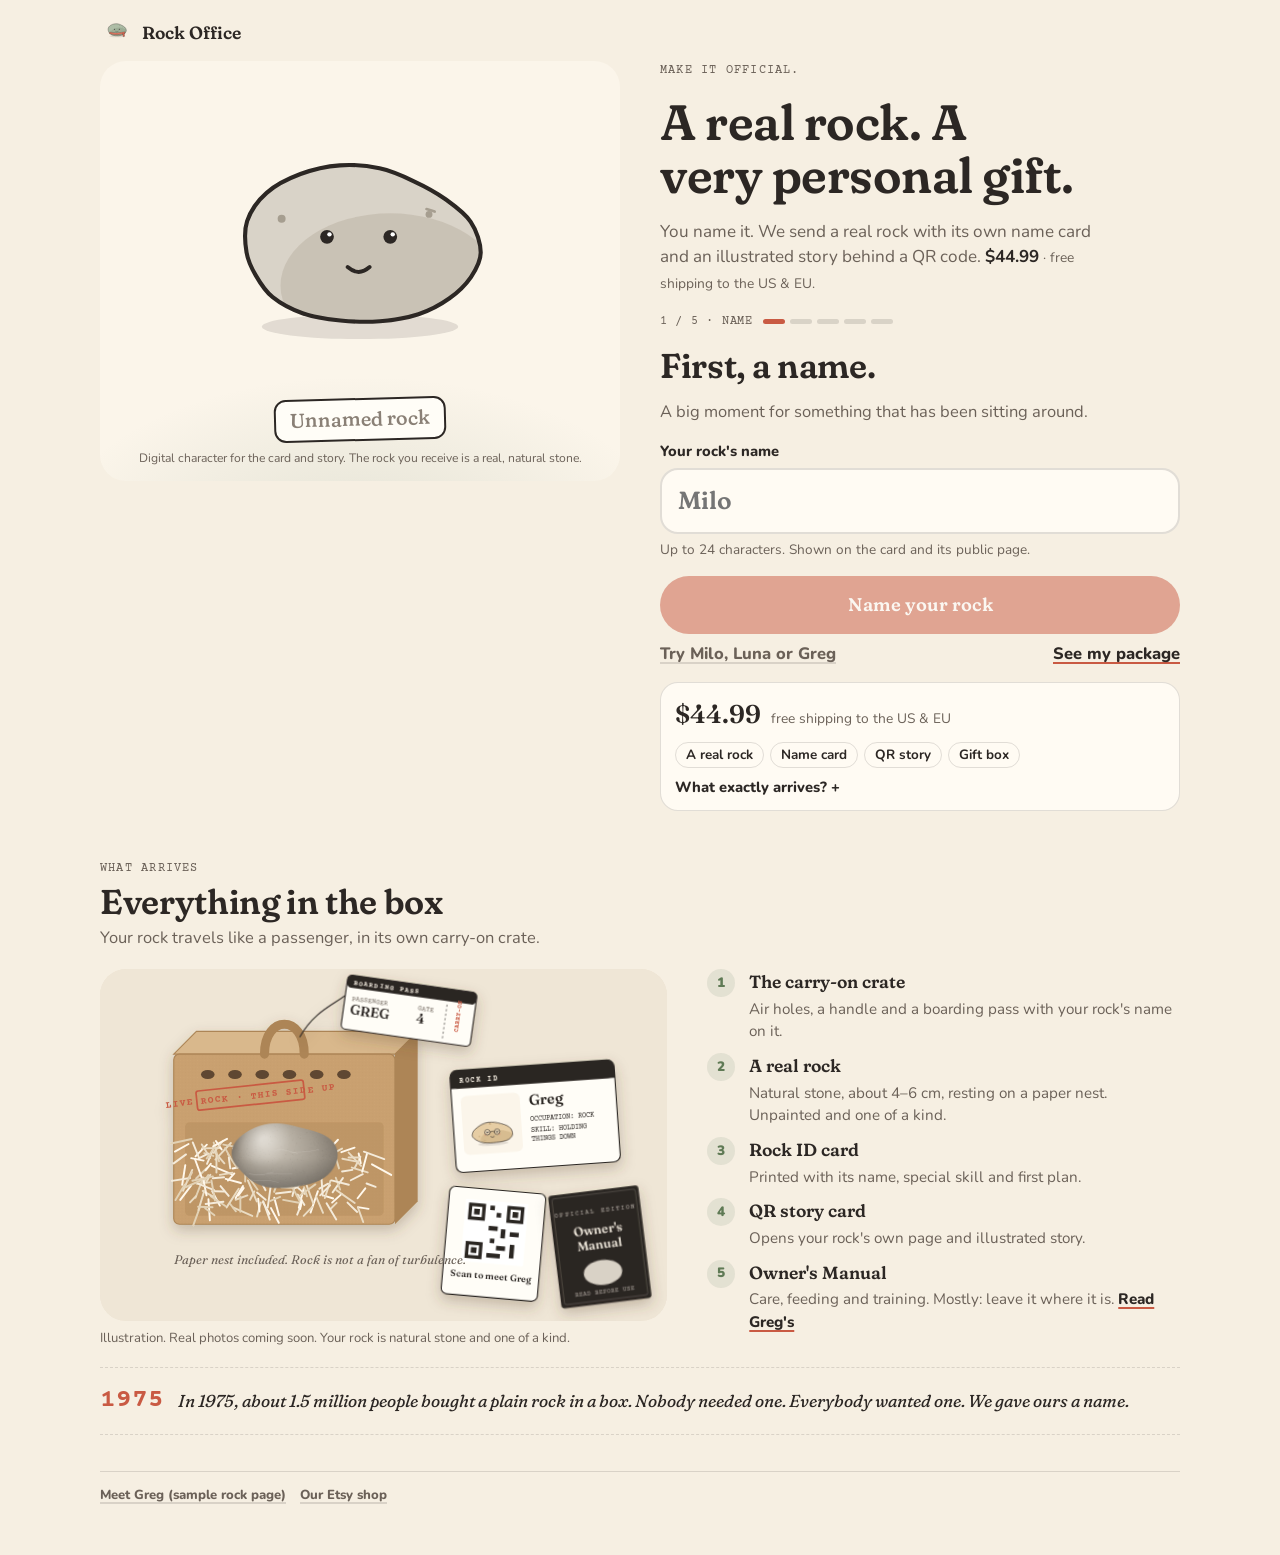
<file: index.html>
<!doctype html>
<html lang="en">
<head>
<meta charset="utf-8">
<meta name="viewport" content="width=device-width, initial-scale=1, viewport-fit=cover">
<title>Rock Office</title>
<meta name="description" content="A real rock. A very personal gift. Name your rock, give it a job, and we send it with its own name card and illustrated story.">
<link rel="preconnect" href="https://fonts.googleapis.com">
<link rel="preconnect" href="https://fonts.gstatic.com" crossorigin>
<link rel="stylesheet" href="https://fonts.googleapis.com/css2?family=Fraunces:opsz,wght,SOFT@9..144,500..700,100&family=Nunito:wght@400;600;700;800&family=Courier+Prime:wght@400;700&display=swap">
<link rel="stylesheet" href="style.css?v=2">

<style>
.arrives-sec{margin-top:48px;display:grid;gap:18px}
.arrives-head{display:grid;gap:6px;max-width:560px}
.crate-fig{margin:0;display:grid;gap:8px}
.crate-art{background:#EFE6D6;border-radius:var(--r-lg);overflow:hidden}
.crate-art > svg{display:block;width:100%;height:auto}
.crate-fig figcaption{font-size:.82rem;color:var(--ink-soft)}
.witb-list{list-style:none;margin:0;padding:0;display:grid;gap:10px;counter-reset:w}
.witb-list li{display:grid;grid-template-columns:30px 1fr;gap:2px 12px;counter-increment:w}
.witb-list li::before{content:counter(w);grid-row:span 2;width:28px;height:28px;border-radius:50%;background:var(--sage-soft);color:var(--ok);display:grid;place-items:center;font-weight:900;font-size:.85rem}
.witb-list b{font-family:var(--f-display);font-weight:600;font-size:1.1rem;font-variation-settings:"SOFT" 100}
.witb-list span{color:var(--ink-soft);font-size:.95rem}
.since75{display:grid;grid-template-columns:auto 1fr;gap:14px;align-items:center;border-top:1.5px dashed var(--line);border-bottom:1.5px dashed var(--line);padding:14px 0}
.since75 .m{font-family:var(--f-mono);font-weight:700;font-size:1.6rem;color:var(--coral)}
.since75 p{font-family:var(--f-display);font-style:italic;font-size:1.08rem;font-variation-settings:"SOFT" 100}
@media (min-width:900px){ .arrives-sec{grid-template-columns:1.2fr 1fr;align-items:start;column-gap:40px} .arrives-head,.since75{grid-column:1/-1} }
</style>
</head>
<body>

<div class="shell">
  <header class="top">
    <button class="brand" id="brand" type="button" aria-label="Rock Office home"><span id="brandIcon"></span><span id="brandName">Rock Office</span></button>
    <span class="flag" id="flag"><span class="long">Preview · shop opening soon</span><span class="short">Preview</span></span>
  </header>
  <div class="layout" id="layout">
    <div class="stage-col" id="stageCol">
      <div class="stage">
        <div class="stage-art" id="stageArt"></div>
        <div class="tagline"><span class="nametag" id="nameTag">Unnamed rock</span></div>
        <p class="preview-note" id="stageNote">Digital character for the card and story. The rock you receive is a real, natural stone.</p>
      </div>
    </div>
    <main class="panel" id="panel" aria-live="off"></main>
  </div>

  <section class="arrives-sec" id="whats-in-the-box" aria-labelledby="witbH">
    <div class="arrives-head">
      <span class="eyebrow">What arrives</span>
      <h2 id="witbH">Everything in the box</h2>
      <p class="muted">Your rock travels like a passenger, in its own carry-on crate.</p>
    </div>
    <figure class="crate-fig"><div id="crateArt" class="crate-art"></div>
      <figcaption>Illustration. Real photos coming soon. Your rock is natural stone and one of a kind.</figcaption></figure>
    <ol class="witb-list">
      <li><b>The carry-on crate</b><span>Air holes, a handle and a boarding pass with your rock's name on it.</span></li>
      <li><b>A real rock</b><span>Natural stone, about 4–6 cm, resting on a paper nest. Unpainted and one of a kind.</span></li>
      <li><b>Rock ID card</b><span>Printed with its name, special skill and first plan.</span></li>
      <li><b>QR story card</b><span>Opens your rock's own page and illustrated story.</span></li>
      <li><b>Owner's Manual</b><span>Care, feeding and training. Mostly: leave it where it is. <a class="link" id="manualLink" href="manual.html#n=Greg&amp;s=paper&amp;p=nothing&amp;v=1">Read Greg's</a></span></li>
    </ol>
    <aside class="since75"><span class="m">1975</span><p>In 1975, about 1.5 million people bought a plain rock in a box. Nobody needed one. Everybody wanted one. We gave ours a name.</p></aside>
  </section>
  <footer class="footer" id="foot">
    <a class="link quiet" href="rock.html#n=Greg&amp;s=paper&amp;p=nothing&amp;v=1">Meet Greg (sample rock page)</a>
    <span id="footShop"></span>
  </footer>
</div>
<p class="sr" id="announce" aria-live="polite"></p>
<div id="layer"></div>

<script src="config.js?v=2"></script>
<script src="rock.js?v=2"></script>
<script>
(function(){
"use strict";
/* ---------- settings (sample values until real business info arrives) ---------- */
const CFG = Object.assign({brand:"Rock Office", checkoutUrl:"", checkoutName:"Etsy", price:24, currency:"EUR", priceIsFinal:false, prepDays:"2–3"}, window.ROCK_CONFIG || {});
const SETTINGS = {price:CFG.price, currency:CFG.currency};
const money = v => new Intl.NumberFormat("en-US", {style:"currency", currency:SETTINGS.currency}).format(v);

/* ---------- content catalog ---------- */
const STEPS = ["name","skills","together","recipient","package"];
const STEP_LABEL = {name:"Name", skills:"Skills", together:"Together", recipient:"Recipient", package:"Package"};

/* ---------- names ---------- */
const SEG = (typeof Intl !== "undefined" && Intl.Segmenter) ? new Intl.Segmenter(undefined, {granularity:"grapheme"}) : null;
const graphemes = s => SEG ? Array.from(SEG.segment(s), x => x.segment) : Array.from(s);
const MAX_NAME = 24, MAX_NOTE = 120;
const displayName = s => String(s || "").normalize("NFC").trim().replace(/\s+/g, " ");
const nameValid = s => { const d = displayName(s); return d.length > 0 && graphemes(d).length <= MAX_NAME && /[\p{L}\p{N}\p{Extended_Pictographic}]/u.test(d); };
const needsReview = s => /\d|@|https?:|www\.|\.com/i.test(s);
const esc = s => String(s).replace(/[&<>"']/g, c => ({"&":"&amp;","<":"&lt;",">":"&gt;",'"':"&quot;","'":"&#39;"}[c]));

/* ---------- draft state ---------- */
const KEY = "rock-office-draft-live-v1";
const blank = () => ({step:"name", name:"", appearance:null, skill:null, plan:null, recipient:"friend", note:"", country:"", f:{fullName:"",addr:"",city:"",zip:"",email:"",phone:""}, order:null, view:"journey", flash:"", met:false});
let S = blank();
try { const raw = JSON.parse(localStorage.getItem(KEY) || "null"); if (raw && typeof raw === "object") S = Object.assign(blank(), raw, {f:Object.assign(blank().f, raw.f || {})}); } catch(e) {}
const save = () => { try { localStorage.setItem(KEY, JSON.stringify(S)); } catch(e) {} };
const N = () => esc(displayName(S.name) || "your rock");
const Nc = () => esc(displayName(S.name) || "Your rock");
const appearanceNow = () => deriveAppearance(displayName(S.name));
const reduced = () => matchMedia("(prefers-reduced-motion: reduce)").matches;


/* ---------- stage ---------- */
const stageArt = document.getElementById("stageArt"), nameTag = document.getElementById("nameTag"), panel = document.getElementById("panel"), layer = document.getElementById("layer");
let lastKey = "";
function stageScenes(){
  const sc = [], idx = STEPS.indexOf(S.step);
  if (S.view !== "journey") return sc;
  if (idx >= 1 && S.skill) sc.push(SKILLS[S.skill].scene);
  if (idx >= 2 && S.plan) sc.push(PLANS[S.plan].scene);
  return sc;
}
function paintStage(anim){
  let a, label;
  if (S.view === "done" && S.order){ a = S.order.app; label = S.order.name; }
  else { a = S.step === "name" ? appearanceNow() : (S.appearance || appearanceNow()); label = displayName(S.name); }
  const scenes = S.view === "done" && S.order ? [S.order.plan && PLANS[S.order.plan].scene, S.order.skill && SKILLS[S.order.skill].scene].filter(Boolean) : stageScenes();
  const key = JSON.stringify([a, scenes]);
  if (key !== lastKey){
    lastKey = key;
    stageArt.innerHTML = rockSVG(a, {scenes, label: label ? `${label}, a cartoon rock` : "An unnamed cartoon rock"});
    if (anim && !reduced()){ const svg = stageArt.querySelector("svg"); svg.classList.add(anim); }
  }
  const mini = document.getElementById("mini"); if (mini){ const mk = JSON.stringify(a); if (mini.dataset.k !== mk){ mini.dataset.k = mk; mini.innerHTML = rockSVG(a); } }
  nameTag.textContent = label || "Unnamed rock";
  nameTag.classList.toggle("empty", !label);
}
function wave(){ if (reduced()) return; const svg = stageArt.querySelector("svg"); if (!svg) return; svg.classList.remove("wave","pop"); void svg.getBBox; svg.style.transformOrigin = "50% 85%"; requestAnimationFrame(() => svg.classList.add("wave")); }

/* ---------- navigation ---------- */
function announce(t){ const el = document.getElementById("announce"); el.textContent = ""; setTimeout(() => el.textContent = t, 30); }
function goStep(step){ S.view = "journey"; S.step = step; S.flash = ""; save(); render(true); }
function goView(view){ S.view = view; save(); render(true); }
function render(focus){
  layer.innerHTML = "";
  ({journey:vJourney, checkout:vCheckout}[S.view] || vJourney)();
  paintStage("pop");
  panel.classList.remove("enter"); void panel.offsetWidth; panel.classList.add("enter");
  if (focus){
    const h = panel.querySelector("h2, h1"); if (h){ h.setAttribute("tabindex","-1"); if (S.view !== "journey" || S.step !== "name") h.focus({preventScroll:true}); announce(h.textContent); }
    const top = document.getElementById("layout").getBoundingClientRect().top + scrollY - 8;
    if (scrollY > top) scrollTo(0, Math.max(0, top));
  }
}
function vJourney(){ ({name:sName, skills:sSkills, together:sTogether, recipient:sRecipient, package:sPackage}[S.step] || sName)(); }
function progress(){ const i = STEPS.indexOf(S.step); return `<div class="progress"><span>${i+1} / 5 · ${STEP_LABEL[S.step]}</span><span class="dots" aria-hidden="true">${STEPS.map((_,k)=>`<i class="${k<=i?"on":""}"></i>`).join("")}</span></div>`; }
function offerBlock(){
  return `<div class="offer"><div class="offer-row"><span class="price">${money(SETTINGS.price)}</span><span class="small muted">${CFG.priceIsFinal ? "" : "sample price · "}free shipping to the US &amp; EU</span></div>
    <div class="chips"><span>A real rock</span><span>Name card</span><span>QR story</span><span>Gift box</span></div>
    <details class="more"><summary>What exactly arrives?</summary><div class="more-body">
      <p>A real, natural rock about 4–6 cm, a printed card with the name you chose, a QR card that opens its illustrated story, and a small gift box.</p>
      <p>The cartoon rock lives on the card and in the story. Your real rock is unpainted and one of a kind.</p>
      <p>Preparation takes ${CFG.prepDays} working days, then shipping time depends on the country.</p></div></details></div>`;
}

/* ---- 1. name ---- */
function sName(){
  const d = displayName(S.name), ok = nameValid(S.name);
  panel.innerHTML = `
    <span class="eyebrow">Make it official.</span>
    <h1>A real rock. A very personal gift.</h1>
    <p class="lead">You name it. We send a real rock with its own name card and an illustrated story behind a QR code. <b style="color:var(--ink)">${money(SETTINGS.price)}</b> <span class="small">${CFG.priceIsFinal ? "" : "(sample price) "}· free shipping to the US &amp; EU.</span></p>
    ${progress()}
    <h2>First, a name.</h2>
    <p class="muted">A big moment for something that has been sitting around.</p>
    <div class="field"><label for="rockName">Your rock's name</label>
      <div class="name-row"><span class="mini" id="mini" aria-hidden="true"></span>
      <input class="input big" id="rockName" autocomplete="off" autocapitalize="words" spellcheck="false" placeholder="Milo" value="${esc(S.name)}" aria-describedby="nameHelp"></div>
      <div class="row-links"><span class="hint" id="nameHelp">Up to ${MAX_NAME} characters. Shown on the card and its public page.</span><span class="count" id="nameCount"></span></div>
      <span class="err" id="nameErr" hidden></span></div>
    <div class="cta"><button class="btn" id="meetBtn" type="button"></button>
      <div class="row-links"><button class="link quiet" id="tryBtn" type="button">Try Milo, Luna or Greg</button><button class="link" id="pkgBtn" type="button">See my package</button></div></div>
    ${offerBlock()}`;
  const inp = document.getElementById("rockName"), btn = document.getElementById("meetBtn"), err = document.getElementById("nameErr"), cnt = document.getElementById("nameCount");
  let t = null, composing = false;
  const label = () => {
    const d = displayName(inp.value), ok = nameValid(inp.value), g = graphemes(d).length;
    btn.textContent = ok ? `Meet ${d}` : "Name your rock";
    btn.setAttribute("aria-disabled", ok ? "false" : "true");
    cnt.textContent = d ? `${g} / ${MAX_NAME}` : "";
    err.hidden = !d || ok; err.textContent = g > MAX_NAME ? `That's a long name. Keep it to ${MAX_NAME} characters.` : "Use at least one letter or number.";
    nameTag.textContent = d || "Unnamed rock"; nameTag.classList.toggle("empty", !d);
  };
  const look = () => { clearTimeout(t); t = setTimeout(() => { S.appearance = nameValid(S.name) ? appearanceNow() : null; save(); paintStage("pop"); }, 120); };
  inp.addEventListener("compositionstart", () => composing = true);
  inp.addEventListener("compositionend", () => { composing = false; S.name = inp.value; save(); label(); look(); });
  inp.addEventListener("input", e => { if (composing || e.isComposing) return; S.name = inp.value; save(); label(); look(); });
  inp.addEventListener("keydown", e => { if (e.key === "Enter" && !e.isComposing) btn.click(); });
  btn.onclick = () => {
    if (!nameValid(inp.value)){ err.hidden = false; err.textContent = displayName(inp.value) ? err.textContent : "Give it a name first. Anything works."; inp.focus(); return; }
    S.name = displayName(inp.value); S.appearance = appearanceNow(); S.met = true; save();
    wave(); setTimeout(() => goStep("skills"), reduced() ? 0 : 450);
  };
  document.getElementById("tryBtn").onclick = () => { const list = ["Milo","Luna","Greg"], cur = list.indexOf(displayName(inp.value)); inp.value = list[(cur + 1) % 3]; S.name = inp.value; save(); label(); look(); inp.focus(); };
  document.getElementById("pkgBtn").onclick = () => { if (nameValid(S.name)){ S.name = displayName(S.name); S.appearance = appearanceNow(); } goStep("package"); };
  label();
}

/* ---- option list helper ---- */
function optList(cat, cur, n){
  return `<div class="opts" role="group">${Object.entries(cat).map(([k,v]) => `<button class="opt" type="button" data-k="${k}" aria-pressed="${cur===k}"><span class="tick" aria-hidden="true">${cur===k?"✓":""}</span><b>${v.title}</b><span class="l">${typeof v.line === "function" ? v.line(n) : v.line}</span></button>`).join("")}</div>`;
}
function wireOpts(onPick){ panel.querySelectorAll(".opt[data-k]").forEach(b => b.onclick = () => onPick(b.dataset.k)); }

/* ---- 2. skills ---- */
function sSkills(){
  const n = N();
  panel.innerHTML = `${progress()}
    ${S.met ? `<p class="react">Meet ${n}. Already making a great first impression. By sitting.</p>` : ""}
    <h2>What can ${n} do?</h2><p class="muted">Pick a talent. Try all three if you like.</p>
    ${optList(SKILLS, S.skill, n)}
    <p class="joke" id="joke">${S.skill ? SKILLS[S.skill].line : ""}</p>
    <div class="cta"><button class="btn" id="next" type="button">What can we do together?</button>
      <div class="row-links"><button class="link quiet" id="back" type="button">← Back</button><button class="link" id="pkg" type="button">See my package</button></div></div>`;
  wireOpts(k => { S.skill = S.skill === k ? null : k; S.met = false; save(); sSkills(); paintStage("pop"); });
  document.getElementById("next").onclick = () => { S.met = false; goStep("together"); };
  document.getElementById("back").onclick = () => goStep("name");
  document.getElementById("pkg").onclick = () => goStep("package");
}

/* ---- 3. together ---- */
function sTogether(){
  const n = N();
  panel.innerHTML = `${progress()}
    <h2>What will you do together?</h2><p class="muted">Pick a first plan. It becomes the first page of ${n}'s story.</p>
    ${optList(PLANS, S.plan, n)}
    <p class="joke" id="joke">${S.plan ? PLANS[S.plan].line(n) : ""}</p>
    <div class="cta"><button class="btn" id="next" type="button">Who is ${n} for?</button>
      <div class="row-links"><button class="link quiet" id="back" type="button">← Back</button><button class="link" id="pkg" type="button">See my package</button></div></div>`;
  wireOpts(k => { S.plan = S.plan === k ? null : k; save(); sTogether(); paintStage("pop"); });
  document.getElementById("next").onclick = () => goStep("recipient");
  document.getElementById("back").onclick = () => goStep("skills");
  document.getElementById("pkg").onclick = () => goStep("package");
}

/* ---- 4. recipient ---- */
function sRecipient(){
  const n = N(), friend = S.recipient === "friend";
  const left = MAX_NOTE - graphemes(S.note).length;
  panel.innerHTML = `${progress()}
    <h2>Who gets to meet ${n}?</h2><p class="muted">"A friend" is picked to start. Change it anytime.</p>
    <div class="seg" role="group" aria-label="Recipient">
      <button class="opt" type="button" data-r="me" aria-pressed="${!friend}"><span class="tick" aria-hidden="true">${!friend?"✓":""}</span><b>For me</b></button>
      <button class="opt" type="button" data-r="friend" aria-pressed="${friend}"><span class="tick" aria-hidden="true">${friend?"✓":""}</span><b>A friend</b></button></div>
    <p class="joke">${friend ? "A small rock. A very specific inside joke." : "Your desk has been expecting someone."}</p>
    <div class="field"><label for="note">${friend ? "Gift note" : "A note on the card"} <span class="muted small">(optional)</span></label>
      <textarea class="input" id="note" placeholder="For your next meeting that could have been an email.">${esc(S.note)}</textarea>
      <span class="count" id="noteCount">${left} left</span></div>
    <p class="hint">We ask for the address at checkout.</p>
    <div class="cta"><p class="sub-note">A name. A job. Still a rock.</p><button class="btn" id="next" type="button">See ${n}'s package</button>
      <div class="row-links"><button class="link quiet" id="back" type="button">← Back</button></div></div>`;
  panel.querySelectorAll("[data-r]").forEach(b => b.onclick = () => { S.recipient = b.dataset.r; save(); sRecipient(); });
  const note = document.getElementById("note");
  note.addEventListener("input", e => { if (e.isComposing) return; let g = graphemes(note.value); if (g.length > MAX_NOTE){ note.value = g.slice(0, MAX_NOTE).join(""); g = graphemes(note.value); } S.note = note.value; save(); document.getElementById("noteCount").textContent = `${MAX_NOTE - g.length} left`; });
  document.getElementById("next").onclick = () => goStep("package");
  document.getElementById("back").onclick = () => goStep("together");
}

/* ---- 5. package ---- */
function rockIdCard(o){
  const sk = o.skill ? SKILLS[o.skill].card : "Not chosen yet", pl = o.plan ? PLANS[o.plan].card : "Not chosen yet";
  const foot = o.plan ? `${esc(o.name)}'s first day: ${PLANS[o.plan].first}` : `${esc(o.name)}'s first day: arrived. Sat down. Stayed.`;
  return `<article class="rockid" aria-label="Rock ID"><div class="rockid-head"><span>Rock ID${o.preview ? " — Preview" : ""}</span><span>${o.no || "No. pending"}</span></div>
    <div class="rockid-body"><div class="rockid-pic">${rockSVG(o.app)}</div><div class="kv">
      <div><span class="k">NAME:</span><span class="v">${esc(o.name)}</span></div>
      <div><span class="k">OCCUPATION:</span><span class="v">Rock</span></div>
      <div><span class="k">SPECIAL SKILL:</span><span class="v">${sk}</span></div>
      <div><span class="k">FIRST PLAN:</span><span class="v">${pl}</span></div></div></div>
    <div class="rockid-foot">${foot}</div></article>`;
}
function sPackage(){
  const has = nameValid(S.name), n = N();
  if (has){ S.name = displayName(S.name); if (!S.appearance) S.appearance = appearanceNow(); save(); }
  panel.innerHTML = `${progress()}
    <h2>Make it official.</h2>
    ${has ? rockIdCard({name:displayName(S.name), app:S.appearance, skill:S.skill, plan:S.plan, preview:true}) : `
      <div class="field"><label for="pkgName">Name it first</label><input class="input big" id="pkgName" autocomplete="off" placeholder="Milo" value="${esc(S.name)}"><span class="hint">The card is printed with this name.</span></div>`}
    ${has ? `<div class="edits"><button class="link quiet" data-go="name" type="button">Edit name</button><button class="link quiet" data-go="skills" type="button">Edit skill</button><button class="link quiet" data-go="together" type="button">Edit plan</button><button class="link quiet" data-go="recipient" type="button">Edit note</button></div>` : ""}
    <div class="boxanim" aria-hidden="true"><svg viewBox="0 0 160 110"><path d="M20 50l60-22 60 22-60 22z" fill="var(--card)" stroke="var(--ink)" stroke-width="2.4" stroke-linejoin="round"/><g class="drop"><rect x="52" y="14" width="40" height="28" rx="4" fill="#FFFDF7" stroke="var(--ink)" stroke-width="2.2" transform="rotate(-8 72 28)"/><path d="M58 26h24M58 33h14" stroke="var(--ink)" stroke-width="2" opacity=".5" transform="rotate(-8 72 28)"/></g><g class="drop d2"><rect x="86" y="10" width="26" height="26" rx="3" fill="#FFFDF7" stroke="var(--ink)" stroke-width="2.2"/><path d="M90 14h6v6h-6zM102 14h6v6h-6zM90 26h6v6h-6zM103 27h4v4h-4z" fill="var(--ink)"/></g><path d="M20 50v34l60 22 60-22V50" fill="var(--card)" stroke="var(--ink)" stroke-width="2.4" stroke-linejoin="round"/><path d="M80 72v34" stroke="var(--ink)" stroke-width="2.4"/><path d="M50 61l30 11 30-11" fill="none" stroke="var(--coral)" stroke-width="3"/></svg></div>
    <h3>Here's what arrives</h3>
    <ul class="arrives">
      <li><span class="n">1</span><span><b>A real rock</b><br><span class="muted small">Natural stone, about 4–6 cm. Unpainted and one of a kind.</span></span></li>
      <li><span class="n">2</span><span><b>A name card</b><br><span class="muted small">Printed with ${has ? n : "the name you choose"}${S.skill ? ` and the special skill “${SKILLS[S.skill].card}”` : ""}.</span></span></li>
      <li><span class="n">3</span><span><b>A QR story card</b><br><span class="muted small">Opens ${has ? `${n}'s` : "its"} page and illustrated story.</span></span></li>
      <li><span class="n">4</span><span><b>A small gift box</b>${S.note.trim() ? `<br><span class="muted small">With your note: “${esc(S.note.trim())}”</span>` : ""}</span></li></ul>
    <p class="honest">The cartoon ${has ? n : "rock"} lives on the card and in the story. The scarf, glasses, cup and laptop are part of the drawing, not the box.</p>
    <div class="summary"><div class="r"><span>Rock, name card, QR story, gift box</span><span>${money(SETTINGS.price)}</span></div><div class="r"><span>Shipping (US &amp; EU)</span><span class="muted">free</span></div></div>
    <div class="cta"><button class="btn" id="next" type="button">Make it official</button><p class="sub-note">Next: delivery & payment · ${money(SETTINGS.price)} · free shipping</p>
      <div class="row-links"><button class="link quiet" id="back" type="button">← Back</button></div></div>`;
  panel.querySelectorAll("[data-go]").forEach(b => b.onclick = () => goStep(b.dataset.go));
  const pn = document.getElementById("pkgName");
  if (pn) pn.addEventListener("input", e => { if (e.isComposing) return; S.name = pn.value; S.appearance = nameValid(S.name) ? appearanceNow() : null; save(); paintStage("pop"); });
  if (pn) pn.addEventListener("compositionend", () => { S.name = pn.value; S.appearance = nameValid(S.name) ? appearanceNow() : null; save(); paintStage("pop"); });
  document.getElementById("next").onclick = () => {
    if (!nameValid(S.name)){ if (pn){ pn.focus(); pn.setAttribute("aria-invalid","true"); } return; }
    S.name = displayName(S.name); if (!S.appearance) S.appearance = appearanceNow(); goView("checkout");
  };
  document.getElementById("back").onclick = () => goStep(nameValid(S.name) ? "recipient" : "name");
}

/* ---- checkout handoff ---- */
function vCheckout(){
  const name = displayName(S.name), n = esc(name), line = orderLine(name, S.skill, S.plan, S.note), live = !!CFG.checkoutUrl;
  panel.innerHTML = `<button class="link quiet" id="back" type="button">← Back to the package</button>
    <h2>Almost official.</h2>
    <p class="muted">${n} is ready. Checkout happens on our ${esc(CFG.checkoutName)} shop, where payment, shipping and your address are handled safely.</p>
    <div class="field"><label for="code">${n}'s details for the card</label>
      <div class="codebox"><code id="code">${esc(line)}</code><button type="button" id="copyBtn">Copy</button></div>
      <span class="hint">Paste this line into the <b>personalization</b> box at checkout. We print ${n}'s card from it.</span></div>
    <ol class="steps-mini"><li>Tap the button below. We copy the line for you.</li><li>In the shop, paste it into the personalization box.</li><li>Enter your address and pay. Shipping to the US &amp; EU is free.</li></ol>
    <div class="summary"><div class="r"><span>${n}: rock, name card, QR story, gift box</span><span>${money(SETTINGS.price)}</span></div>
      <div class="r"><span>Shipping (US &amp; EU)</span><span class="muted">free</span></div></div>
    <div class="cta">${live
      ? `<a class="btn" id="go" href="${esc(CFG.checkoutUrl)}" target="_blank" rel="noopener">Copy & go to checkout</a><p class="sub-note">Opens ${esc(CFG.checkoutName)} in a new tab · ${money(SETTINGS.price)} · free shipping</p>`
      : `<button class="btn" type="button" aria-disabled="true">Shop opens soon</button><p class="sub-note">The shop link isn't set yet. Your rock is saved on this device.</p>`}</div>`;
  const doCopy = async () => { try { await navigator.clipboard.writeText(line); toast("Copied"); return true; } catch(e){ const r = document.createRange(); r.selectNodeContents(document.getElementById("code")); const sel = getSelection(); sel.removeAllRanges(); sel.addRange(r); return false; } };
  document.getElementById("copyBtn").onclick = doCopy;
  const go = document.getElementById("go"); if (go) go.addEventListener("click", () => { doCopy(); });
  document.getElementById("back").onclick = () => goStep("package");
}
function toast(m){ const el = document.createElement("div"); el.className = "toast"; el.textContent = m; document.body.appendChild(el); setTimeout(() => el.remove(), 1800); }

/* ---------- boot ---------- */
document.getElementById("brandIcon").innerHTML = rockSVG(deriveAppearance("Milo"));
document.getElementById("brand").onclick = () => { S.view = "journey"; S.step = "name"; save(); render(true); };
document.getElementById("brandName").textContent = CFG.brand;
document.getElementById("flag").hidden = !!CFG.checkoutUrl && CFG.priceIsFinal;
if (CFG.checkoutUrl) document.getElementById("footShop").innerHTML = `<a class="link quiet" href="${esc(CFG.checkoutUrl)}" target="_blank" rel="noopener">Our ${esc(CFG.checkoutName)} shop</a>`;
if (S.view !== "journey" && S.view !== "checkout") S.view = "journey";
if (!STEPS.includes(S.step)) S.step = "name";
render(false);
})();
</script>


<script>
(function(){
"use strict";
const el = document.getElementById("crateArt"); if (!el) return;
function rng(seed){ let a = seed >>> 0; return () => { a = (a + 0x6D2B79F5) >>> 0; let t = a; t = Math.imul(t ^ (t >>> 15), t | 1); t ^= t + Math.imul(t ^ (t >>> 7), t | 61); return ((t ^ (t >>> 14)) >>> 0) / 4294967296; }; }
/* a natural-looking stone painted on canvas, returned as an image */
function stonePNG(){
  const cv = document.createElement("canvas"); cv.width = 520; cv.height = 400; const c = cv.getContext("2d");
  const cx = 260, cy = 200, rx = 210, ry = 150, r = rng(77);
  const k = [0.05, 0.035, 0.02, 1.1, 2.4, 4.0];
  const path = () => { c.beginPath(); for (let i = 0; i <= 90; i++){ const a = i/90*Math.PI*2; const w = 1 + k[0]*Math.sin(2*a+k[3]) + k[1]*Math.sin(3*a+k[4]) + k[2]*Math.sin(5*a+k[5]); const x = cx + Math.cos(a)*rx*w, y = cy + Math.sin(a)*ry*w*(Math.sin(a) > 0 ? .86 : 1); i ? c.lineTo(x,y) : c.moveTo(x,y); } c.closePath(); };
  path(); const g = c.createRadialGradient(cx-80, cy-70, 20, cx+20, cy+20, 260); g.addColorStop(0,"#CFC8BC"); g.addColorStop(.55,"#A49C90"); g.addColorStop(1,"#6F675D"); c.fillStyle = g; c.fill();
  c.save(); path(); c.clip();
  for (let i = 0; i < 2600; i++){ const x = cx + (r()*2-1)*rx, y = cy + (r()*2-1)*ry, s = r()*1.8+.3; c.fillStyle = r() > .5 ? `rgba(255,255,255,${(r()*.18).toFixed(3)})` : `rgba(40,34,28,${(r()*.22).toFixed(3)})`; c.fillRect(x, y, s, s); }
  for (let i = 0; i < 5; i++){ c.strokeStyle = "rgba(240,236,228,.35)"; c.lineWidth = 1.2 + r()*1.5; c.beginPath(); const x = cx - 150 + r()*300, y = cy - 100 + r()*200; c.moveTo(x, y); c.bezierCurveTo(x+30, y+r()*20-10, x+60, y+r()*30-15, x+90+r()*40, y+r()*30-15); c.stroke(); }
  const hl = c.createRadialGradient(cx-90, cy-80, 5, cx-90, cy-80, 120); hl.addColorStop(0,"rgba(255,255,255,.35)"); hl.addColorStop(1,"rgba(255,255,255,0)"); c.fillStyle = hl; c.fillRect(0,0,520,400);
  const sh = c.createLinearGradient(0, cy, 0, cy+ry); sh.addColorStop(0,"rgba(0,0,0,0)"); sh.addColorStop(1,"rgba(0,0,0,.28)"); c.fillStyle = sh; c.fillRect(0,0,520,400);
  c.restore(); return cv.toDataURL("image/png");
}
const r = rng(11), shreds = [];
for (let i = 0; i < 170; i++){ const x = 150 + r()*330, y = 300 + r()*120, a = (r()*180)|0, l = 18 + r()*26, col = ["#F4EBDB","#EADCC4","#FFF8EC","#E2D2B6"][(r()*4)|0]; shreds.push(`<rect x="${x.toFixed(1)}" y="${y.toFixed(1)}" width="${l.toFixed(1)}" height="3.4" rx="1.7" fill="${col}" transform="rotate(${a} ${x.toFixed(1)} ${y.toFixed(1)})"/>`); }
const holes = [0,1,2,3,4,5].map(i => `<ellipse cx="${190 + i*48}" cy="186" rx="12" ry="8" fill="#5E4630"/>`).join("");
const ink = "#2C2724", kraft = "#C9A06F", kraftD = "#AD8556", kraftL = "#D9B88C";
let greg = ""; try { greg = rockSVG(deriveAppearance("Greg")).replace("<svg ", '<svg x="0" y="0" width="120" height="90" '); } catch(e) {}
el.innerHTML = `<svg viewBox="0 0 1000 620" role="img" aria-label="Illustration of the open carry-on crate with a natural rock on a paper nest, a Rock ID card, a QR story card, the owner's manual and a boarding pass tag">
  <defs><filter id="sh" x="-20%" y="-20%" width="140%" height="160%"><feDropShadow dx="0" dy="10" stdDeviation="12" flood-color="#5A4632" flood-opacity=".28"/></filter>
  <pattern id="kraftTex" width="6" height="6" patternUnits="userSpaceOnUse"><rect width="6" height="6" fill="${kraft}"/><circle cx="1" cy="2" r=".6" fill="${kraftD}" opacity=".35"/><circle cx="4" cy="5" r=".5" fill="${kraftL}" opacity=".5"/></pattern></defs>
  <rect width="1000" height="620" fill="#EFE6D6"/>
  <!-- crate -->
  <g filter="url(#sh)">
    <path d="M130 150 L520 150 L560 110 L170 110 Z" fill="${kraftL}" stroke="${kraftD}" stroke-width="2"/>
    <rect x="130" y="150" width="390" height="300" rx="10" fill="url(#kraftTex)" stroke="${kraftD}" stroke-width="2"/>
    <path d="M520 150 L560 110 L560 410 L520 450 Z" fill="${kraftD}"/>
    ${holes}
    <path d="M290 150 C290 80 360 80 360 150" fill="none" stroke="${kraftD}" stroke-width="16" stroke-linecap="round"/>
    <rect x="150" y="270" width="350" height="165" rx="8" fill="#B78F60" opacity=".55"/>
    ${shreds.join("")}
    <image href="${stonePNG()}" x="215" y="248" width="220" height="170"/>
    <g transform="rotate(-6 250 222)"><rect x="170" y="207" width="190" height="34" rx="4" fill="none" stroke="#C95A43" stroke-width="3"/><text x="265" y="230" text-anchor="middle" font-family="Courier Prime, monospace" font-weight="700" font-size="17" fill="#C95A43" letter-spacing="2">LIVE ROCK · THIS SIDE UP</text></g>
  </g>
  <!-- boarding pass tag on handle -->
  <g filter="url(#sh)"><path d="M352 120 C380 70 420 60 440 40" fill="none" stroke="${ink}" stroke-width="2"/>
    <g transform="rotate(8 520 70)"><rect x="430" y="22" width="230" height="96" rx="8" fill="#FFFDF7" stroke="${ink}" stroke-width="2"/><rect x="430" y="22" width="230" height="22" rx="8" fill="${ink}"/><text x="442" y="38" font-family="Courier Prime, monospace" font-weight="700" font-size="12" fill="#F6EFE2" letter-spacing="2">BOARDING PASS</text>
    <text x="442" y="66" font-family="Courier Prime, monospace" font-size="12" fill="#6B6158">PASSENGER</text><text x="442" y="90" font-family="Fraunces, Georgia, serif" font-weight="600" font-size="24" fill="${ink}">GREG</text>
    <text x="560" y="66" font-family="Courier Prime, monospace" font-size="12" fill="#6B6158">GATE</text><text x="560" y="90" font-family="Fraunces, Georgia, serif" font-weight="600" font-size="24" fill="${ink}">4</text>
    <line x1="610" y1="50" x2="610" y2="110" stroke="${ink}" stroke-dasharray="4 4"/><text x="635" y="96" font-family="Courier Prime, monospace" font-weight="700" font-size="11" fill="#C95A43" transform="rotate(-90 635 96)">CARRY-ON</text></g></g>
  <!-- Rock ID card -->
  <g filter="url(#sh)" transform="rotate(-4 760 230)"><rect x="620" y="170" width="290" height="180" rx="12" fill="#FFFDF7" stroke="${ink}" stroke-width="2"/><rect x="620" y="170" width="290" height="32" rx="12" fill="${ink}"/><rect x="620" y="188" width="290" height="14" fill="${ink}"/>
    <text x="636" y="192" font-family="Courier Prime, monospace" font-weight="700" font-size="13" fill="#F6EFE2" letter-spacing="3">ROCK ID</text>
    <rect x="636" y="216" width="104" height="104" rx="10" fill="#FBF5EA"/><g transform="translate(628 236)">${greg}</g>
    <text x="756" y="240" font-family="Fraunces, Georgia, serif" font-weight="600" font-size="26" fill="${ink}">Greg</text>
    <text x="756" y="268" font-family="Courier Prime, monospace" font-size="12" fill="${ink}">OCCUPATION: ROCK</text>
    <text x="756" y="288" font-family="Courier Prime, monospace" font-size="12" fill="${ink}">SKILL: HOLDING</text><text x="756" y="304" font-family="Courier Prime, monospace" font-size="12" fill="${ink}">THINGS DOWN</text></g>
  <!-- QR card -->
  <g filter="url(#sh)" transform="rotate(5 700 470)"><rect x="610" y="390" width="170" height="190" rx="10" fill="#FFFDF7" stroke="${ink}" stroke-width="2"/>
    <g transform="translate(640 410)" fill="${ink}"><rect width="110" height="110" fill="#fff"/><rect x="6" y="6" width="30" height="30"/><rect x="12" y="12" width="18" height="18" fill="#fff"/><rect x="16" y="16" width="10" height="10"/><rect x="74" y="6" width="30" height="30"/><rect x="80" y="12" width="18" height="18" fill="#fff"/><rect x="84" y="16" width="10" height="10"/><rect x="6" y="74" width="30" height="30"/><rect x="12" y="80" width="18" height="18" fill="#fff"/><rect x="16" y="84" width="10" height="10"/><rect x="44" y="8" width="8" height="8"/><rect x="56" y="20" width="8" height="8"/><rect x="44" y="44" width="16" height="8"/><rect x="66" y="48" width="8" height="16"/><rect x="82" y="52" width="16" height="8"/><rect x="48" y="66" width="8" height="8"/><rect x="60" y="78" width="16" height="8"/><rect x="84" y="74" width="8" height="24"/><rect x="44" y="92" width="24" height="8"/></g>
    <text x="695" y="548" text-anchor="middle" font-family="Fraunces, Georgia, serif" font-weight="600" font-size="16" fill="${ink}">Scan to meet Greg</text></g>
  <!-- Owner's manual -->
  <g filter="url(#sh)" transform="rotate(-7 880 480)"><rect x="800" y="390" width="160" height="200" rx="6" fill="${ink}"/><rect x="806" y="396" width="148" height="188" rx="4" fill="none" stroke="#F6EFE2" stroke-opacity=".3"/>
    <text x="880" y="430" text-anchor="middle" font-family="Courier Prime, monospace" font-size="11" fill="#F6EFE2" letter-spacing="2" opacity=".8">OFFICIAL EDITION</text>
    <text x="880" y="466" text-anchor="middle" font-family="Fraunces, Georgia, serif" font-weight="600" font-size="22" fill="#F6EFE2">Owner's</text><text x="880" y="492" text-anchor="middle" font-family="Fraunces, Georgia, serif" font-weight="600" font-size="22" fill="#F6EFE2">Manual</text>
    <ellipse cx="880" cy="535" rx="34" ry="22" fill="#D9D2C6"/><text x="880" y="572" text-anchor="middle" font-family="Courier Prime, monospace" font-size="10" fill="#F6EFE2" opacity=".7">READ BEFORE USE</text></g>
  <text x="130" y="520" font-family="Fraunces, Georgia, serif" font-style="italic" font-size="22" fill="#6B6158">Paper nest included. Rock is not a fan of turbulence.</text>
</svg>`;
})();
</script>
</body>
</html>
</file>
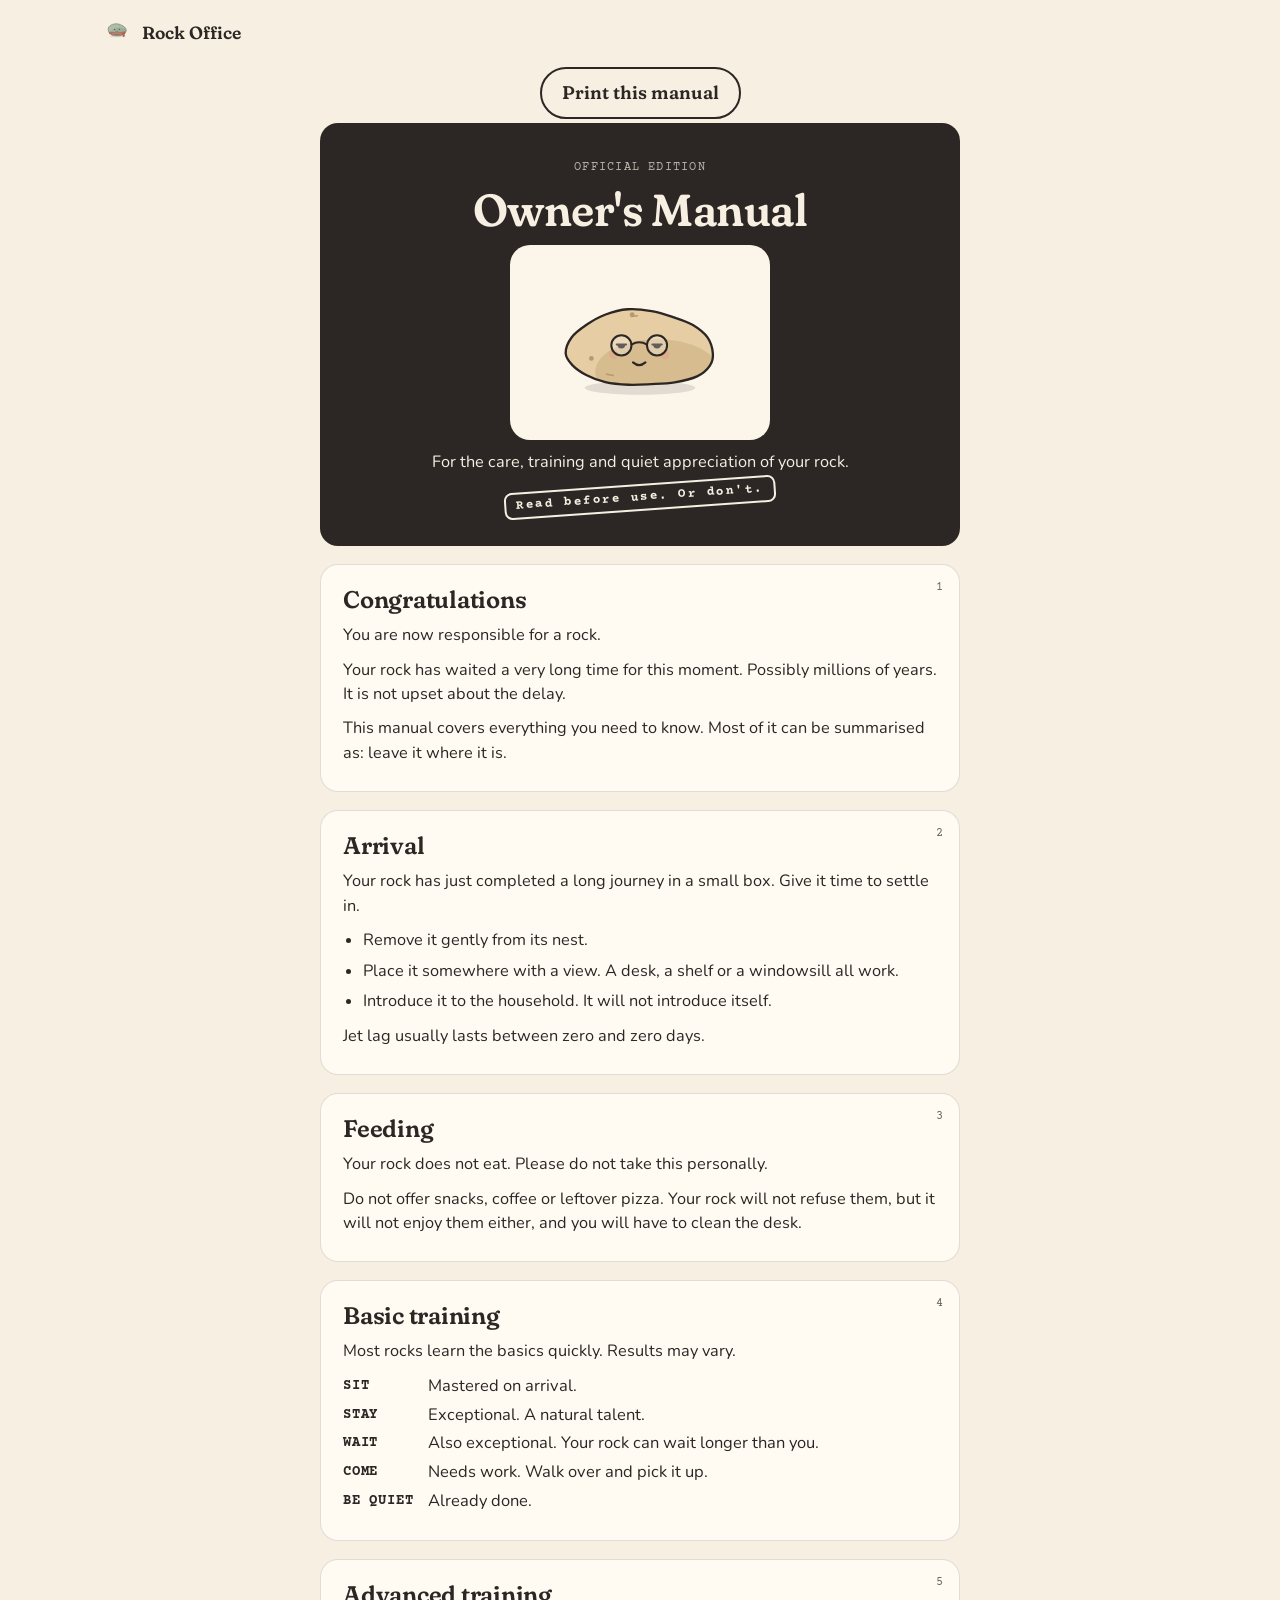
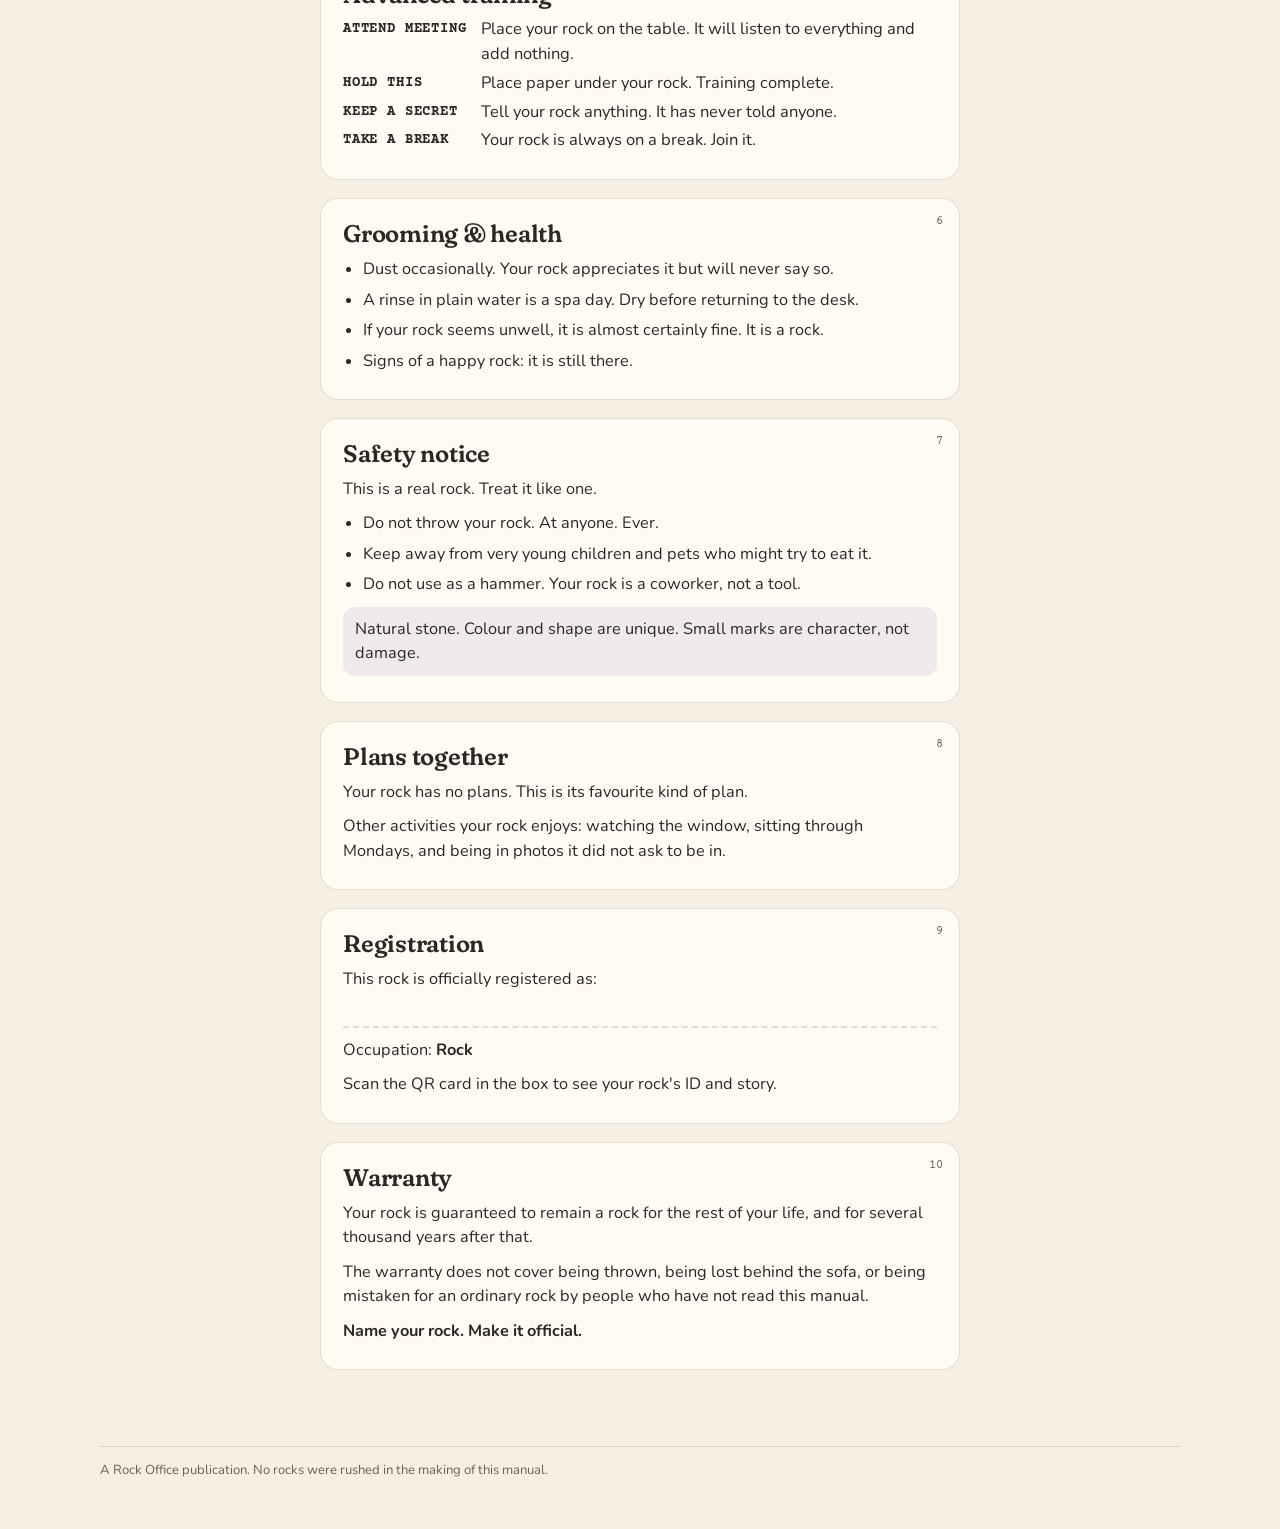
<file: manual.html>
<!doctype html>
<html lang="en">
<head>
<meta charset="utf-8">
<meta name="viewport" content="width=device-width, initial-scale=1, viewport-fit=cover">
<title>Rock Owner's Manual · Rock Office</title>
<meta name="description" content="The official owner's manual for your rock. Care, feeding, training and other things your rock will ignore.">
<link rel="preconnect" href="https://fonts.googleapis.com">
<link rel="preconnect" href="https://fonts.gstatic.com" crossorigin>
<link rel="stylesheet" href="https://fonts.googleapis.com/css2?family=Fraunces:opsz,wght,SOFT@9..144,500..700,100&family=Nunito:wght@400;600;700;800&family=Courier+Prime:wght@400;700&display=swap">
<link rel="stylesheet" href="style.css?v=2">
<style>
.book{max-width:640px;margin:0 auto;display:grid;gap:18px;padding-bottom:40px}
.page{background:var(--card);border:1.5px solid var(--line);border-radius:var(--r-md);padding:22px 22px 26px;display:grid;gap:10px;position:relative}
.page .no{position:absolute;right:16px;top:14px;font-family:var(--f-mono);font-size:.72rem;color:var(--ink-soft)}
.page h2{font-size:1.5rem}
.page p,.page li{font-size:1.02rem}
.page ul{margin:0;padding-left:20px;display:grid;gap:6px}
.cmd{display:grid;grid-template-columns:auto 1fr;gap:4px 14px;margin:0}
.cmd dt{font-family:var(--f-mono);font-weight:700;text-transform:uppercase;letter-spacing:.06em;font-size:.86rem;padding-top:2px}
.cmd dd{margin:0}
.cover{background:var(--ink);color:var(--paper);text-align:center;justify-items:center;padding:34px 22px}
.cover .eyebrow{color:var(--paper);opacity:.7}
.cover h1{font-size:clamp(2rem,7vw,2.8rem)}
.cover .pic{background:#FBF5EA;border-radius:20px;width:min(260px,70%);padding:6px}
.cover .pic svg{display:block;width:100%;height:auto}
.stamp{display:inline-block;border:2px solid currentColor;border-radius:8px;padding:2px 10px;font-family:var(--f-mono);font-weight:700;letter-spacing:.12em;font-size:.8rem;transform:rotate(-4deg)}
.fill{font-family:var(--f-display);font-weight:600;font-size:1.25rem;border-bottom:2px dashed var(--line);padding:0 4px}
.warn{background:var(--lav-soft);border-radius:var(--r-sm);padding:10px 12px;font-size:.95rem}
.toolbar{display:flex;gap:10px;flex-wrap:wrap;justify-content:center;margin:6px 0 4px}
@media print{
  @page{size:A6;margin:8mm}
  body{background:#fff;padding:0}
  .top,.toolbar,.footer{display:none}
  .book{max-width:none;gap:0;padding:0}
  .page{border:0;border-radius:0;break-after:page;page-break-after:always;min-height:128mm;padding:4mm 2mm;background:#fff;color:#2C2724}
  .cover{background:#2C2724;color:#F6EFE2;-webkit-print-color-adjust:exact;print-color-adjust:exact}
  .page p,.page li,.cmd dd{font-size:9.5pt}
  .page h2{font-size:15pt}
}
</style>
</head>
<body>
<div class="shell">
  <header class="top">
    <a class="brand" href="index.html" style="text-decoration:none;color:inherit"><span id="brandIcon"></span><span id="brandName">Rock Office</span></a>
  </header>
  <div class="toolbar"><button class="btn ghost" id="printBtn" type="button" style="width:auto;padding:10px 20px">Print this manual</button></div>
  <main class="book" id="book"></main>
  <footer class="footer"><span>A Rock Office publication. No rocks were rushed in the making of this manual.</span></footer>
</div>
<script src="config.js?v=2"></script>
<script src="rock.js?v=2"></script>
<script>
(function(){
"use strict";
const CFG = window.ROCK_CONFIG || {};
document.getElementById("brandName").textContent = CFG.brand || "Rock Office";
document.getElementById("brandIcon").innerHTML = rockSVG(deriveAppearance("Milo"));
const o = readRockHash() || {name:"", skill:null, plan:null};
const has = !!o.name, n = has ? escHTML(o.name) : "your rock", N = has ? escHTML(o.name) : "Your rock";
const sk = o.skill ? SKILLS[o.skill] : null, pl = o.plan ? PLANS[o.plan] : null;
const pages = [
`<section class="page cover"><span class="eyebrow">Official edition</span>
  <h1>Owner's Manual</h1>
  <div class="pic">${rockSVG(deriveAppearance(o.name || "Greg"))}</div>
  <p>For the care, training and quiet appreciation of ${has ? `<b>${n}</b>` : "your rock"}.</p>
  <span class="stamp">Read before use. Or don't.</span></section>`,

`<section class="page"><span class="no">1</span><h2>Congratulations</h2>
  <p>You are now responsible for a rock.</p>
  <p>${N} has waited a very long time for this moment. Possibly millions of years. It is not upset about the delay.</p>
  <p>This manual covers everything you need to know. Most of it can be summarised as: leave it where it is.</p></section>`,

`<section class="page"><span class="no">2</span><h2>Arrival</h2>
  <p>${N} has just completed a long journey in a small box. Give it time to settle in.</p>
  <ul><li>Remove it gently from its nest.</li><li>Place it somewhere with a view. A desk, a shelf or a windowsill all work.</li><li>Introduce it to the household. It will not introduce itself.</li></ul>
  <p>Jet lag usually lasts between zero and zero days.</p></section>`,

`<section class="page"><span class="no">3</span><h2>Feeding</h2>
  <p>${N} does not eat. Please do not take this personally.</p>
  <p>Do not offer snacks, coffee or leftover pizza. ${N} will not refuse them, but it will not enjoy them either, and you will have to clean the desk.</p></section>`,

`<section class="page"><span class="no">4</span><h2>Basic training</h2>
  <p>Most rocks learn the basics quickly. Results may vary.</p>
  <dl class="cmd">
    <dt>Sit</dt><dd>Mastered on arrival.</dd>
    <dt>Stay</dt><dd>Exceptional. A natural talent.</dd>
    <dt>Wait</dt><dd>Also exceptional. ${N} can wait longer than you.</dd>
    <dt>Come</dt><dd>Needs work. Walk over and pick it up.</dd>
    <dt>Be quiet</dt><dd>Already done.</dd>
  </dl></section>`,

`<section class="page"><span class="no">5</span><h2>Advanced training</h2>
  <dl class="cmd">
    <dt>Attend meeting</dt><dd>Place ${n} on the table. It will listen to everything and add nothing.</dd>
    <dt>Hold this</dt><dd>Place paper under ${n}. Training complete.</dd>
    <dt>Keep a secret</dt><dd>Tell ${n} anything. It has never told anyone.</dd>
    <dt>Take a break</dt><dd>${N} is always on a break. Join it.</dd>
  </dl>
  ${sk ? `<p class="warn">${N} arrived pre-trained as a <b>${escHTML(sk.title.toLowerCase())}</b>. ${escHTML(sk.line)}</p>` : ""}</section>`,

`<section class="page"><span class="no">6</span><h2>Grooming &amp; health</h2>
  <ul><li>Dust occasionally. ${N} appreciates it but will never say so.</li>
  <li>A rinse in plain water is a spa day. Dry before returning to the desk.</li>
  <li>If ${n} seems unwell, it is almost certainly fine. It is a rock.</li>
  <li>Signs of a happy rock: it is still there.</li></ul></section>`,

`<section class="page"><span class="no">7</span><h2>Safety notice</h2>
  <p>This is a real rock. Treat it like one.</p>
  <ul><li>Do not throw ${n}. At anyone. Ever.</li><li>Keep away from very young children and pets who might try to eat it.</li><li>Do not use as a hammer. ${N} is a coworker, not a tool.</li></ul>
  <p class="warn">Natural stone. Colour and shape are unique. Small marks are character, not damage.</p></section>`,

`<section class="page"><span class="no">8</span><h2>Plans together</h2>
  ${pl ? `<p>Your first plan: <b>${escHTML(pl.card.toLowerCase())}</b>.</p><p>${escHTML(pl.line(n))}</p>` : `<p>${N} has no plans. This is its favourite kind of plan.</p>`}
  <p>Other activities ${n} enjoys: watching the window, sitting through Mondays, and being in photos it did not ask to be in.</p></section>`,

`<section class="page"><span class="no">9</span><h2>Registration</h2>
  <p>This rock is officially registered as:</p>
  <p class="fill">${has ? n : "&nbsp;"}</p>
  <p>Occupation: <b>Rock</b>${sk ? `<br>Special skill: <b>${escHTML(sk.card)}</b>` : ""}</p>
  <p>Scan the QR card in the box to see ${n}'s ID and story.</p></section>`,

`<section class="page"><span class="no">10</span><h2>Warranty</h2>
  <p>${N} is guaranteed to remain a rock for the rest of your life, and for several thousand years after that.</p>
  <p>The warranty does not cover being thrown, being lost behind the sofa, or being mistaken for an ordinary rock by people who have not read this manual.</p>
  <p><b>Name your rock. Make it official.</b></p></section>`
];
document.getElementById("book").innerHTML = pages.join("");
document.getElementById("printBtn").onclick = () => window.print();
if (has) document.title = `${o.name}'s Owner's Manual · ${CFG.brand || "Rock Office"}`;
})();
</script>
</body>
</html>
</file>
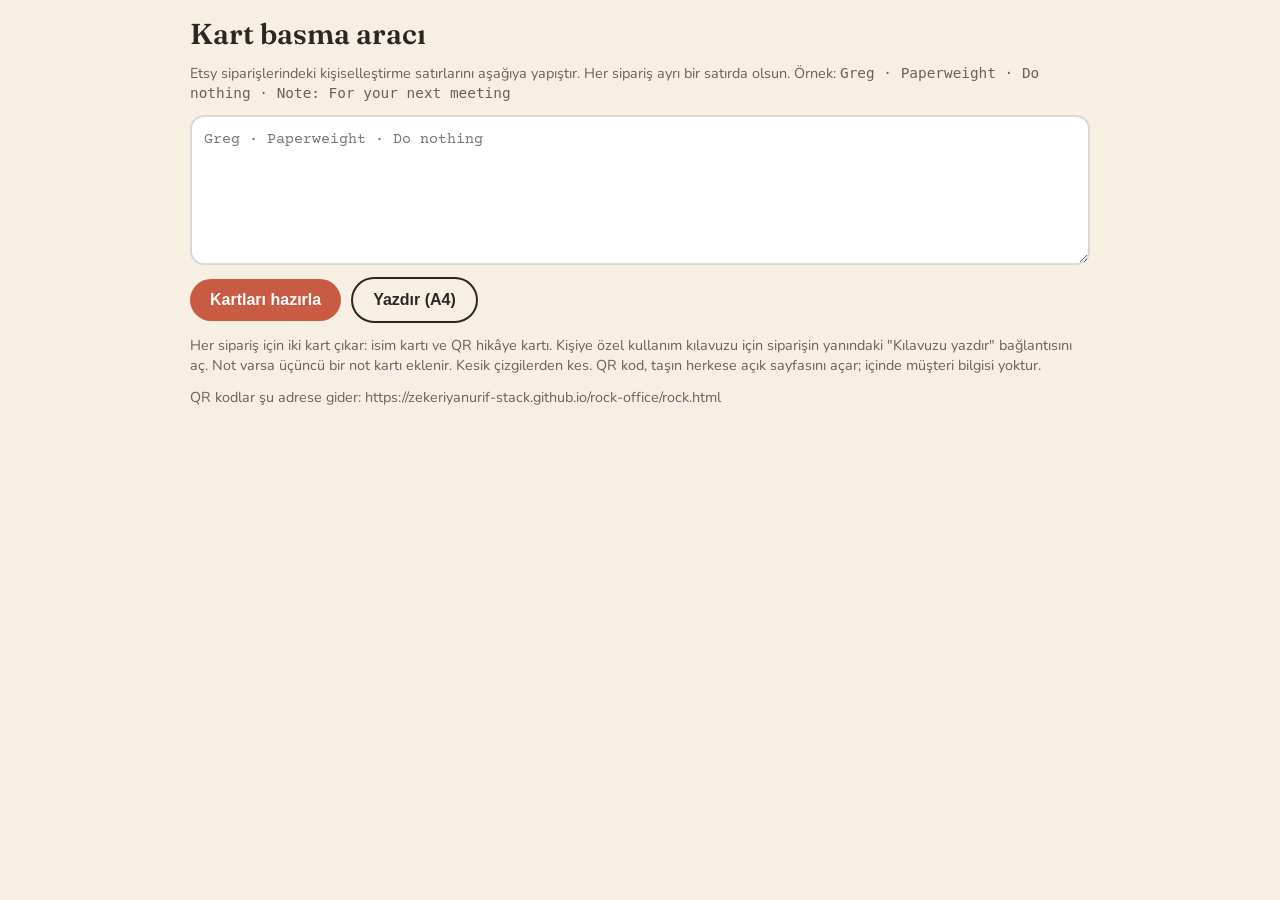
<file: print.html>
<!doctype html>
<html lang="tr">
<head>
<meta charset="utf-8">
<meta name="viewport" content="width=device-width, initial-scale=1">
<meta name="robots" content="noindex">
<title>Kart Basma Aracı · Rock Office</title>
<link rel="preconnect" href="https://fonts.googleapis.com">
<link rel="preconnect" href="https://fonts.gstatic.com" crossorigin>
<link rel="stylesheet" href="https://fonts.googleapis.com/css2?family=Fraunces:opsz,wght,SOFT@9..144,500..700,100&family=Nunito:wght@400;600;700;800&family=Courier+Prime:wght@400;700&display=swap">
<style>
:root{--ink:#2C2724;--soft:#6B6158;--paper:#F6EFE2;--card:#FFFDF7;--stage:#FBF5EA;--coral:#C95A43;--line:rgba(44,39,36,.18)}
*{box-sizing:border-box}
body{margin:0;background:var(--paper);color:var(--ink);font-family:"Nunito",system-ui,sans-serif;padding:16px}
.tool{max-width:900px;margin:0 auto;display:grid;gap:12px}
h1{font-family:"Fraunces",Georgia,serif;font-weight:600;margin:0;font-size:1.8rem}
p{margin:0}
textarea{width:100%;min-height:150px;border:2px solid var(--line);border-radius:14px;padding:12px;font:15px/1.5 "Courier Prime",monospace;background:#fff}
.row{display:flex;gap:10px;flex-wrap:wrap;align-items:center}
button{border:0;border-radius:999px;background:var(--coral);color:#fff;font-weight:800;font-size:1rem;padding:12px 20px;cursor:pointer}
button.ghost{background:transparent;color:var(--ink);border:2px solid var(--ink)}
.hint{color:var(--soft);font-size:.9rem}
.err{color:#A3462F;font-weight:800}
.sheet{display:grid;grid-template-columns:repeat(2, 85mm);gap:6mm;justify-content:center;margin-top:12px}
.card{width:85mm;height:55mm;background:var(--card);border:1px dashed #b9b0a4;border-radius:3mm;overflow:hidden;position:relative;display:grid;break-inside:avoid;page-break-inside:avoid}
.idcard{grid-template-columns:30mm 1fr;align-items:center}
.idcard .pic{background:var(--stage);height:100%;display:grid;place-items:center}
.idcard .pic svg{width:44mm;height:auto;margin-left:-7mm}
.idcard .txt{padding:3mm 3.5mm;font-family:"Courier Prime",monospace;font-size:7.6pt;line-height:1.45;min-width:0}
.idcard .head{font-size:6.5pt;letter-spacing:.14em;background:var(--ink);color:#fff;padding:1mm 2mm;display:inline-block;border-radius:1mm;margin-bottom:1.5mm}
.idcard .nm{font-family:"Fraunces",Georgia,serif;font-weight:600;font-size:15pt;line-height:1.05;overflow-wrap:anywhere;margin:.5mm 0 1.5mm}
.idcard b{font-weight:700}
.qrcard{grid-template-columns:30mm 1fr;align-items:center;padding:0 4mm;gap:4mm}
.qrcard .qr{width:28mm;height:28mm}
.qrcard .qr svg{width:28mm;height:28mm;display:block}
.qrcard h3{font-family:"Fraunces",Georgia,serif;font-weight:600;font-size:13pt;margin:0 0 1.5mm;line-height:1.1;overflow-wrap:anywhere}
.qrcard p{font-size:8pt;color:var(--soft)}
.qrcard .tag{font-family:"Courier Prime",monospace;font-size:7pt;margin-top:2mm;color:var(--coral);font-weight:700}
.notecard{padding:6mm;align-content:center;gap:2mm}
.notecard .k{font-family:"Courier Prime",monospace;font-size:7pt;letter-spacing:.12em;color:var(--soft)}
.notecard .v{font-family:"Fraunces",Georgia,serif;font-style:italic;font-size:12pt;line-height:1.3;overflow-wrap:anywhere}
.label{grid-column:1/-1;font-family:"Courier Prime",monospace;font-size:8pt;color:var(--soft);margin-top:2mm}
@media print{
  @page{size:A4;margin:10mm}
  body{background:#fff;padding:0}
  .tool{display:none}
  .sheet{margin:0}
  .label{display:none}
}
</style>
</head>
<body>
<div class="tool">
  <h1>Kart basma aracı</h1>
  <p class="hint">Etsy siparişlerindeki kişiselleştirme satırlarını aşağıya yapıştır. Her sipariş ayrı bir satırda olsun. Örnek: <code>Greg · Paperweight · Do nothing · Note: For your next meeting</code></p>
  <textarea id="lines" spellcheck="false" placeholder="Greg · Paperweight · Do nothing"></textarea>
  <div class="row"><button id="make" type="button">Kartları hazırla</button><button class="ghost" id="print" type="button">Yazdır (A4)</button><span class="hint" id="count"></span></div>
  <p class="err" id="err" hidden></p>
  <p class="hint">Her sipariş için iki kart çıkar: isim kartı ve QR hikâye kartı. Kişiye özel kullanım kılavuzu için siparişin yanındaki "Kılavuzu yazdır" bağlantısını aç. Not varsa üçüncü bir not kartı eklenir. Kesik çizgilerden kes. QR kod, taşın herkese açık sayfasını açar; içinde müşteri bilgisi yoktur.</p>
  <p class="hint" id="baseInfo"></p>
</div>
<div class="sheet" id="sheet"></div>
<script src="config.js?v=2"></script>
<script src="rock.js?v=2"></script>
<script src="qr.js?v=2"></script>
<script>
(function(){
"use strict";
const KEY = "rock-office-print-lines";
const ta = document.getElementById("lines"), sheet = document.getElementById("sheet"), err = document.getElementById("err");
try { ta.value = localStorage.getItem(KEY) || ""; } catch(e) {}
const cfgBase = (window.ROCK_CONFIG || {}).siteUrl;
document.getElementById("baseInfo").textContent = cfgBase ? `QR kodlar şu adrese gider: ${cfgBase}/rock.html` : "Uyarı: config.js içinde siteUrl boş. QR kodlar şu an bu sayfanın adresini kullanıyor. Site yayına girince siteUrl'yi doldur.";
function make(){
  try { localStorage.setItem(KEY, ta.value); } catch(e) {}
  const rows = ta.value.split(/\r?\n/).map(parseLine).filter(Boolean);
  sheet.innerHTML = ""; err.hidden = true;
  if (!rows.length){ err.textContent = "Henüz geçerli bir satır yok."; err.hidden = false; return; }
  const warn = [];
  rows.forEach((o, i) => {
    const n = escHTML(o.name), app = deriveAppearance(o.name), link = rockLink(o.name, o.skill, o.plan);
    if (!o.skill && !o.plan) warn.push(o.name);
    const lab = document.createElement("div"); lab.className = "label"; lab.textContent = `#${i+1} · ${o.name}${o.skill ? " · " + SKILLS[o.skill].title : ""}${o.plan ? " · " + PLANS[o.plan].title : ""}`;
    const ml = document.createElement("a"); ml.href = `manual.html#n=${encodeURIComponent(o.name)}&s=${o.skill || ""}&p=${o.plan || ""}&v=${DESIGN_VERSION}`; ml.target = "_blank"; ml.textContent = " · Kılavuzu yazdır (A6) ↗"; ml.style.color = "#C95A43"; lab.appendChild(ml);
    sheet.appendChild(lab);
    const id = document.createElement("div"); id.className = "card idcard";
    id.innerHTML = `<div class="pic">${rockSVG(app)}</div><div class="txt"><span class="head">ROCK ID</span>
      <div class="nm">${n}</div>
      <div>OCCUPATION: <b>ROCK</b></div>
      <div>SPECIAL SKILL: <b>${o.skill ? escHTML(SKILLS[o.skill].card.toUpperCase()) : "TO BE DISCOVERED"}</b></div>
      <div>FIRST PLAN: <b>${o.plan ? escHTML(PLANS[o.plan].card.toUpperCase()) : "SITTING"}</b></div></div>`;
    sheet.appendChild(id);
    const qr = document.createElement("div"); qr.className = "card qrcard";
    qr.innerHTML = `<div class="qr"></div><div><h3>Scan to meet ${n}.</h3><p>${n}'s ID and illustrated story.</p><div class="tag">Name your rock. Make it official.</div></div>`;
    sheet.appendChild(qr);
    try { qr.querySelector(".qr").innerHTML = makeQRSvg(link); }
    catch(e){ qr.querySelector(".qr").textContent = "QR oluşturulamadı"; }
    if (o.note){
      const nc = document.createElement("div"); nc.className = "card notecard";
      nc.innerHTML = `<div class="k">A NOTE THAT CAME WITH ${n.toUpperCase()}</div><div class="v">“${escHTML(o.note)}”</div>`;
      sheet.appendChild(nc);
    }
  });
  document.getElementById("count").textContent = `${rows.length} sipariş hazır`;
  if (warn.length){ err.textContent = `Yetenek/plan okunamadı: ${warn.join(", ")}. Satırın doğru kopyalandığını kontrol et.`; err.hidden = false; }
}
document.getElementById("make").onclick = make;
document.getElementById("print").onclick = () => { if (!sheet.children.length) make(); setTimeout(() => window.print(), 300); };
if (ta.value.trim()) make();
})();
</script>
</body>
</html>
</file>
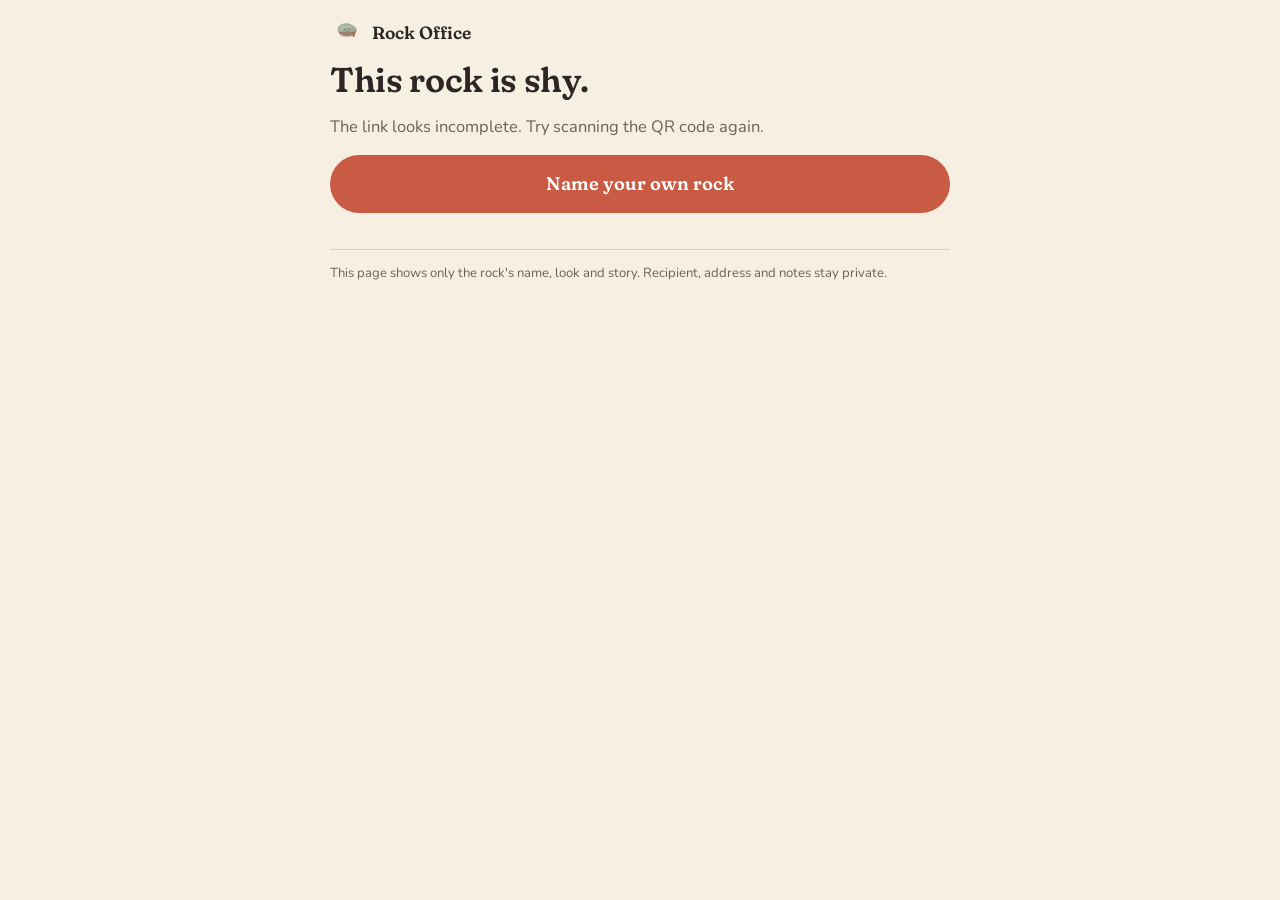
<file: rock.html>
<!doctype html>
<html lang="en">
<head>
<meta charset="utf-8">
<meta name="viewport" content="width=device-width, initial-scale=1, viewport-fit=cover">
<title>Meet this rock · Rock Office</title>
<meta name="description" content="A rock with a name, a job and a story.">
<link rel="preconnect" href="https://fonts.googleapis.com">
<link rel="preconnect" href="https://fonts.gstatic.com" crossorigin>
<link rel="stylesheet" href="https://fonts.googleapis.com/css2?family=Fraunces:opsz,wght,SOFT@9..144,500..700,100&family=Nunito:wght@400;600;700;800&family=Courier+Prime:wght@400;700&display=swap">
<link rel="stylesheet" href="style.css?v=2">
<style>
.wrap{max-width:620px;margin:0 auto}
.hero-art{background:var(--stage);border-radius:var(--r-lg);padding:8px}
.hero-art svg{display:block;width:100%;height:auto}
.idline{font-family:var(--f-mono);font-size:1rem;line-height:1.6}
.actions{display:grid;gap:8px}
</style>
</head>
<body>
<div class="shell wrap">
  <header class="top">
    <a class="brand" href="index.html" style="text-decoration:none;color:inherit"><span id="brandIcon"></span><span id="brandName">Rock Office</span></a>
  </header>
  <main class="panel" id="main"></main>
  <footer class="footer"><span>This page shows only the rock's name, look and story. Recipient, address and notes stay private.</span></footer>
</div>
<script src="config.js?v=2"></script>
<script src="rock.js?v=2"></script>
<script>
(function(){
"use strict";
const CFG = window.ROCK_CONFIG || {};
document.getElementById("brandName").textContent = CFG.brand || "Rock Office";
document.getElementById("brandIcon").innerHTML = rockSVG(deriveAppearance("Milo"));
const main = document.getElementById("main");
function render(){
  const o = readRockHash();
  if (!o){ main.innerHTML = `<h2>This rock is shy.</h2><p class="muted">The link looks incomplete. Try scanning the QR code again.</p><a class="btn" href="index.html">Name your own rock</a>`; return; }
  const n = escHTML(o.name), app = deriveAppearance(o.name), story = storyFor(n, o.skill, o.plan);
  const scenes = [o.plan && PLANS[o.plan].scene, o.skill && SKILLS[o.skill].scene].filter(Boolean);
  document.title = `This is ${o.name} · ${CFG.brand || "Rock Office"}`;
  main.innerHTML = `
    <div class="hero-art">${rockSVG(app, {scenes, label:`${n}, a cartoon rock`})}</div>
    <h1>This is ${n}.</h1>
    <p class="idline">OCCUPATION: ROCK.${o.skill ? `<br>SPECIAL SKILL: ${SKILLS[o.skill].card.toUpperCase()}.` : ""}${o.plan ? `<br>FIRST PLAN: ${PLANS[o.plan].card.toUpperCase()}.` : ""}</p>
    <div class="story">${story.map((p,i) => `<div class="panel-s"><div class="pic">${rockSVG(app, {scenes:p.scenes})}</div><span class="no">${i+1} / ${story.length}</span><p>${p.text}</p></div>`).join("")}</div>
    <section class="panel" style="gap:10px"><h3>Introduce ${n}</h3>
      <img class="share-img" id="card" alt="This is ${n}. Occupation: rock.">
      <div class="actions"><button class="btn ghost" id="dl" type="button">Download ${n}'s card</button><button class="btn ghost" id="share" type="button">Share ${n}'s page</button></div></section>
    <div class="offer" style="text-align:center;justify-items:center"><h3>What would yours do?</h3><p class="muted small">A real rock, its own name card and a story like this one.</p>
      <a class="btn" href="index.html" style="max-width:360px">Name your rock</a></div>`;
  const link = location.href;
  shareCardCanvas(o, link.replace(/^https?:\/\//, "").replace(/#.*/, "") ).then(cv => {
    const url = cv.toDataURL("image/png"); document.getElementById("card").src = url;
    document.getElementById("dl").onclick = () => { const a = document.createElement("a"); a.href = url; a.download = `${o.name.replace(/[^\p{L}\p{N}]+/gu, "-")}-rock.png`; document.body.appendChild(a); a.click(); a.remove(); };
  });
  document.getElementById("share").onclick = async () => {
    const text = `This is ${o.name}. Occupation: rock.`;
    try { if (navigator.share) { await navigator.share({title:text, text, url:link}); return; } } catch(e) { return; }
    try { await navigator.clipboard.writeText(link); alert("Link copied"); } catch(e) { prompt("Copy this link:", link); }
  };
}
window.addEventListener("hashchange", render);
render();
})();
</script>
</body>
</html>
</file>
<file: style.css>
/* Rock Office — shared styles */
body{margin:0}
[hidden]{display:none!important}
img{max-width:100%}
/* Layout: a storybook desk — the rock sits on its own little stage (left on desktop, on top on phones); the current scene of the journey sits beside it with one big coral button. */
:root{
  --paper:#F6EFE2; --paper-2:#EEE4D1; --card:#FFFBF3; --ink:#2C2724; --ink-soft:#6B6158; --line:rgba(44,39,36,.14);
  --coral:#C95A43; --coral-hover:#B44F3A; --on-coral:#FFFFFF; --sage:#8FA088; --sage-soft:rgba(143,160,136,.18); --lav-soft:rgba(180,168,210,.22);
  --stage:#FBF5EA; --stage-line:rgba(44,39,36,.10); --warn:#A3462F; --ok:#5F7A55;
  --f-display:"Fraunces", Georgia, "Times New Roman", serif;
  --f-body:"Nunito", ui-rounded, system-ui, -apple-system, "Segoe UI", sans-serif;
  --f-mono:"Courier Prime", ui-monospace, "Courier New", monospace;
  --r-lg:26px; --r-md:18px; --r-sm:12px;
}
@media (prefers-color-scheme: dark){:root:not([data-theme="light"]){
  --paper:#1C1916; --paper-2:#25211D; --card:#2B2621; --ink:#F2EADC; --ink-soft:#B9AD9A; --line:rgba(242,234,220,.15);
  --coral:#E07C64; --coral-hover:#EA8E78; --on-coral:#1C1916; --sage:#A9BBA2; --sage-soft:rgba(169,187,162,.16); --lav-soft:rgba(190,180,225,.16);
  --stage:#F3EBDC; --stage-line:rgba(44,39,36,.10); --warn:#EE9479; --ok:#A9C29E; color-scheme:dark }}
:root[data-theme="dark"]{
  --paper:#1C1916; --paper-2:#25211D; --card:#2B2621; --ink:#F2EADC; --ink-soft:#B9AD9A; --line:rgba(242,234,220,.15);
  --coral:#E07C64; --coral-hover:#EA8E78; --on-coral:#1C1916; --sage:#A9BBA2; --sage-soft:rgba(169,187,162,.16); --lav-soft:rgba(190,180,225,.16);
  --stage:#F3EBDC; --stage-line:rgba(44,39,36,.10); --warn:#EE9479; --ok:#A9C29E; color-scheme:dark }
*{box-sizing:border-box}
html{-webkit-text-size-adjust:100%}
body{background:var(--paper);color:var(--ink);font-family:var(--f-body);font-size:16.5px;line-height:1.5;
  padding-left:max(16px, env(safe-area-inset-left, 0px));padding-right:max(16px, env(safe-area-inset-right, 0px))}
body::before{content:"";position:fixed;inset:0 0 auto;height:env(safe-area-inset-top,0px);z-index:10;background:var(--paper)}
h1,h2,h3{font-family:var(--f-display);font-weight:600;font-variation-settings:"SOFT" 100;line-height:1.08;letter-spacing:-.01em;text-wrap:balance;margin:0}
h1{font-size:clamp(2rem,6.4vw,3.1rem)} h2{font-size:clamp(1.6rem,4.6vw,2.15rem)} h3{font-size:1.15rem}
p{margin:0}
button,input,select,textarea{font:inherit;color:inherit}
:focus-visible{outline:3px solid var(--coral);outline-offset:2px;border-radius:10px}
h2:focus{outline:none}
.shell{max-width:1080px;margin:0 auto;padding-block:8px 48px}
.top{display:flex;align-items:center;justify-content:space-between;gap:12px;padding-block:8px 12px}
.brand{display:flex;align-items:center;gap:8px;font-family:var(--f-display);font-weight:600;font-size:1.1rem;background:none;border:0;padding:0;cursor:pointer;font-variation-settings:"SOFT" 100}
.brand svg{width:34px;height:26px}
.flag .short{display:none}
@media (max-width:520px){.flag .long{display:none}.flag .short{display:inline}}
.flag{font-family:var(--f-mono);font-size:.7rem;letter-spacing:.06em;text-transform:uppercase;color:var(--ink-soft);border:1px dashed var(--line);border-radius:999px;padding:3px 10px;white-space:nowrap}
.layout{display:grid;gap:18px}
@media (min-width:900px){ .layout{grid-template-columns:minmax(0,1fr) minmax(0,1fr);gap:40px;align-items:start} .stage-col{position:sticky;top:16px} }
/* stage */
.stage{background:var(--stage);border-radius:var(--r-lg);padding:10px 12px 14px;position:relative;overflow:hidden;color:#2C2724}
.stage::before{content:"";position:absolute;inset:auto -10% -55% -10%;height:80%;background:radial-gradient(closest-side, rgba(143,160,136,.22), transparent);pointer-events:none}
.stage-art{position:relative;display:grid;place-items:center}
.stage-art svg{width:100%;max-width:440px;height:auto;max-height:min(44vh,330px)}
.stage-art svg.pop{animation:pop .16s ease-out}
.stage-art svg.wave{animation:wave .7s ease-in-out}
@keyframes pop{from{transform:scale(.96);opacity:.6}to{transform:none;opacity:1}}
@keyframes wave{0%,100%{transform:rotate(0)}25%{transform:rotate(-4deg)}55%{transform:rotate(3deg)}80%{transform:rotate(-1deg)}}
.tagline{position:relative;display:flex;justify-content:center;align-items:center;gap:10px;flex-wrap:wrap;margin-top:2px}
.nametag{background:#FFFDF7;border:2px solid #2C2724;border-radius:12px;padding:4px 14px 5px;font-family:var(--f-display);font-weight:600;font-size:1.25rem;transform:rotate(-1.5deg);max-width:100%;overflow-wrap:anywhere;text-align:center;font-variation-settings:"SOFT" 100;color:#2C2724}
.nametag.empty{color:#8A8076;font-weight:500}
.preview-note{font-size:.76rem;color:#6B6158;text-align:center;margin-top:8px;position:relative}
@media (max-width:899px){ .stage-art svg{max-height:170px} .preview-note{display:none} .stage{padding:6px 10px 10px} .nametag{font-size:1.1rem} }
@media (max-width:899px){ html{scroll-padding-bottom:150px} .panel>.eyebrow:first-child{display:none} }
.name-row{display:grid;grid-template-columns:1fr;gap:10px;align-items:center}
.mini{display:none;width:64px;height:52px;background:var(--stage);border-radius:14px;overflow:hidden;place-items:center}
.mini svg{width:160%;height:auto}
@media (max-width:899px){ .name-row{grid-template-columns:64px 1fr} .mini{display:grid} }
/* panel */
.panel{display:grid;gap:16px;min-width:0}
.panel.enter{animation:enter .18s ease-out}
@keyframes enter{from{opacity:0;transform:translateY(6px)}to{opacity:1;transform:none}}
.progress{display:flex;align-items:center;gap:10px;font-family:var(--f-mono);font-size:.78rem;letter-spacing:.06em;text-transform:uppercase;color:var(--ink-soft)}
.dots{display:flex;gap:5px}.dots i{width:22px;height:5px;border-radius:5px;background:var(--line)}.dots i.on{background:var(--coral)}
.eyebrow{font-family:var(--f-mono);font-size:.76rem;letter-spacing:.1em;text-transform:uppercase;color:var(--ink-soft)}
.lead{font-size:1.07rem;color:var(--ink-soft);max-width:44ch}
.react{font-family:var(--f-display);font-style:italic;font-size:1.05rem;color:var(--ink-soft);font-variation-settings:"SOFT" 100}
.offer{display:grid;gap:8px;background:var(--card);border:1.5px solid var(--line);border-radius:var(--r-md);padding:12px 14px}
.offer-row{display:flex;align-items:baseline;gap:10px;flex-wrap:wrap}
.price{font-family:var(--f-display);font-weight:600;font-size:1.6rem;font-variant-numeric:tabular-nums}
.chips{display:flex;flex-wrap:wrap;gap:6px}
.chips span{border:1.5px solid var(--line);border-radius:999px;padding:2px 10px;font-size:.84rem;font-weight:700}
.small{font-size:.86rem} .muted{color:var(--ink-soft)}
details.more summary{cursor:pointer;font-weight:800;color:var(--ink);list-style:none;font-size:.92rem}
details.more summary::-webkit-details-marker{display:none}
details.more summary::after{content:" +"} details.more[open] summary::after{content:" –"}
details.more .more-body{display:grid;gap:8px;margin-top:8px;font-size:.92rem;color:var(--ink-soft)}
.divider{border:0;border-top:1.5px dashed var(--line);margin:4px 0}
.field{display:grid;gap:6px}
.field label{font-weight:800;font-size:.92rem}
.input{width:100%;border:2px solid var(--line);background:var(--card);border-radius:var(--r-md);padding:13px 14px;font-size:1.05rem;min-width:0}
.input:focus{border-color:var(--ink);outline:none}
.input.big{font-family:var(--f-display);font-size:1.55rem;font-weight:600;font-variation-settings:"SOFT" 100;padding:12px 16px}
.hint{font-size:.85rem;color:var(--ink-soft)}
.err{font-size:.88rem;color:var(--warn);font-weight:800}
.count{font-family:var(--f-mono);font-size:.76rem;color:var(--ink-soft);justify-self:end}
.cta{display:grid;gap:8px;position:sticky;bottom:0;padding-block:10px calc(10px + env(safe-area-inset-bottom,0px));background:linear-gradient(to bottom, transparent, var(--paper) 22%);z-index:4}
@media (min-width:900px){ .cta{position:static;background:none;padding:0} }
.btn{display:flex;align-items:center;justify-content:center;gap:8px;width:100%;border:0;border-radius:999px;background:var(--coral);color:var(--on-coral);font-family:var(--f-display);font-weight:600;font-size:1.15rem;padding:15px 22px;cursor:pointer;transition:background .15s, transform .1s;font-variation-settings:"SOFT" 100;text-align:center}
.btn:hover{background:var(--coral-hover)} .btn:active{transform:scale(.985)}
.btn[aria-disabled="true"]{opacity:.5;cursor:not-allowed}
.btn.ghost{background:transparent;color:var(--ink);border:2px solid var(--ink)}
.row-links{display:flex;justify-content:space-between;gap:12px;flex-wrap:wrap;align-items:center}
.link{background:none;border:0;padding:0;color:var(--ink);font-weight:800;text-decoration:underline;text-decoration-thickness:2px;text-underline-offset:3px;text-decoration-color:var(--coral);cursor:pointer}
.link.quiet{color:var(--ink-soft);text-decoration-color:var(--line)}
.sub-note{font-size:.84rem;color:var(--ink-soft);text-align:center}
/* options */
.opts{display:grid;gap:10px}
.opt{display:grid;grid-template-columns:auto 1fr;gap:4px 12px;align-items:center;text-align:left;width:100%;background:var(--card);border:2px solid var(--line);border-radius:var(--r-md);padding:12px 14px;cursor:pointer;transition:border-color .12s, background .12s}
.opt:hover{border-color:var(--ink-soft)}
.opt[aria-pressed="true"]{border-color:var(--coral);background:color-mix(in srgb, var(--coral) 9%, var(--card))}
.opt .tick{width:22px;height:22px;border-radius:50%;border:2px solid var(--ink-soft);grid-row:span 2;display:grid;place-items:center;font-size:.8rem;font-weight:900;color:var(--on-coral)}
.opt[aria-pressed="true"] .tick{background:var(--coral);border-color:var(--coral)}
.opt b{font-family:var(--f-display);font-size:1.12rem;font-weight:600;font-variation-settings:"SOFT" 100}
.opt span.l{color:var(--ink-soft);font-size:.92rem}
.seg{display:grid;grid-template-columns:1fr 1fr;gap:8px}
.seg .opt{grid-template-columns:auto 1fr}
.joke{min-height:1.6em;font-family:var(--f-display);font-style:italic;font-size:1.1rem;font-variation-settings:"SOFT" 100}
textarea.input{min-height:78px;resize:vertical}
/* rock id */
.rockid{background:var(--card);border:2px solid var(--ink);border-radius:var(--r-md);overflow:hidden}
.rockid-head{display:flex;justify-content:space-between;gap:8px;background:var(--ink);color:var(--paper);font-family:var(--f-mono);font-size:.76rem;letter-spacing:.12em;padding:7px 14px;text-transform:uppercase}
.rockid-body{display:grid;grid-template-columns:96px 1fr;gap:14px;padding:12px 14px;align-items:center}
.rockid-pic{background:var(--stage);border-radius:var(--r-sm);aspect-ratio:1/1;display:grid;place-items:center;overflow:hidden}
.rockid-pic svg{width:130%;height:auto}
.kv{display:grid;gap:3px;font-family:var(--f-mono);font-size:.86rem;min-width:0}
.kv div{display:flex;gap:8px;flex-wrap:wrap}
.kv .k{color:var(--ink-soft)} .kv .v{font-weight:700;overflow-wrap:anywhere;text-transform:uppercase}
.rockid-foot{border-top:1.5px dashed var(--line);padding:9px 14px;font-family:var(--f-display);font-style:italic;font-variation-settings:"SOFT" 100}
.edits{display:flex;gap:14px;flex-wrap:wrap;font-size:.9rem}
.arrives{display:grid;gap:8px;list-style:none;margin:0;padding:0}
.arrives li{display:grid;grid-template-columns:28px 1fr;gap:10px;align-items:start}
.arrives .n{width:26px;height:26px;border-radius:50%;background:var(--sage-soft);display:grid;place-items:center;font-weight:900;color:var(--ok);font-size:.85rem}
.honest{background:var(--lav-soft);border-radius:var(--r-sm);padding:10px 12px;font-size:.88rem}
.boxanim{display:flex;justify-content:center}
.boxanim svg{width:160px;height:auto}
.boxanim .drop{animation:drop .55s cubic-bezier(.3,1.4,.5,1) both}
.boxanim .drop.d2{animation-delay:.25s}
@keyframes drop{from{transform:translateY(-40px);opacity:0}to{transform:none;opacity:1}}
.summary{background:var(--card);border:1.5px dashed var(--line);border-radius:var(--r-md);padding:12px 14px;display:grid;gap:6px}
.summary .r{display:flex;justify-content:space-between;gap:12px;font-variant-numeric:tabular-nums}
.summary .r.total{border-top:1.5px solid var(--line);padding-top:8px;margin-top:2px;font-family:var(--f-display);font-weight:600;font-size:1.2rem}
.grid2{display:grid;grid-template-columns:1fr 1fr;gap:10px}.grid2>*{min-width:0}
/* sheet */
.sheet-bg{position:fixed;inset:0;background:rgba(20,16,12,.5);z-index:20;display:grid;align-items:end;justify-items:center;padding:16px}
.sheet{background:var(--card);border-radius:var(--r-lg);max-width:440px;width:100%;padding:20px;display:grid;gap:12px;margin-bottom:env(safe-area-inset-bottom,0px)}
/* passport + story */
.story{display:grid;gap:12px}
.panel-s{background:var(--card);border:1.5px solid var(--line);border-radius:var(--r-md);overflow:hidden;display:grid}
.panel-s .pic{background:var(--stage)} .panel-s .pic svg{display:block;width:100%;height:auto}
.panel-s p{padding:10px 14px 12px;font-size:.98rem}
.panel-s .no{font-family:var(--f-mono);font-size:.72rem;color:var(--ink-soft);padding:10px 14px 0}
.share-img{width:100%;max-width:320px;border-radius:var(--r-md);display:block;margin:0 auto;box-shadow:0 12px 30px -16px rgba(0,0,0,.5)}
.toast{position:fixed;left:50%;transform:translateX(-50%);bottom:calc(24px + env(safe-area-inset-bottom,0px));background:var(--ink);color:var(--paper);padding:8px 16px;border-radius:999px;font-weight:800;z-index:30;font-size:.9rem}
/* admin */
.tbl-wrap{overflow-x:auto;border:1.5px solid var(--line);border-radius:var(--r-md);background:var(--card)}
table{border-collapse:collapse;width:100%;min-width:720px;font-size:.88rem}
th,td{text-align:left;padding:8px 10px;border-bottom:1px solid var(--line);vertical-align:middle}
th{font-family:var(--f-mono);font-size:.7rem;letter-spacing:.08em;text-transform:uppercase;color:var(--ink-soft);font-weight:400}
td select,td input{border:1.5px solid var(--line);background:var(--paper);border-radius:8px;padding:5px 6px;font-size:.85rem;max-width:150px}
.thumb{width:52px;height:40px;background:var(--stage);border-radius:8px;overflow:hidden;display:grid;place-items:center}.thumb svg{width:150%;height:auto}
.pill{display:inline-block;padding:2px 9px;border-radius:999px;font-size:.76rem;font-weight:800}
.pill.ok{background:var(--sage-soft);color:var(--ok)} .pill.wait{background:rgba(201,90,67,.14);color:var(--warn)}
.footer{margin-top:36px;padding-top:14px;border-top:1.5px solid var(--line);font-size:.82rem;color:var(--ink-soft);display:flex;flex-wrap:wrap;gap:14px;align-items:center}
.sr{position:absolute;width:1px;height:1px;overflow:hidden;clip:rect(0 0 0 0);white-space:nowrap}
@media (prefers-reduced-motion: reduce){ *,*::before,*::after{animation-duration:.01ms!important;animation-iteration-count:1!important;transition:none!important} }

.codebox{display:flex;gap:8px;align-items:stretch;background:var(--card);border:2px dashed var(--coral);border-radius:var(--r-md);padding:10px 10px 10px 14px}
.codebox code{flex:1;min-width:0;font-family:var(--f-mono);font-size:.98rem;font-weight:700;overflow-wrap:anywhere;align-self:center}
.codebox button{flex:none;border:0;border-radius:999px;background:var(--ink);color:var(--paper);font-weight:800;padding:8px 14px;cursor:pointer}
a.btn{text-decoration:none}
.steps-mini{margin:0;padding-left:20px;display:grid;gap:4px;color:var(--ink-soft);font-size:.92rem}
</file>
